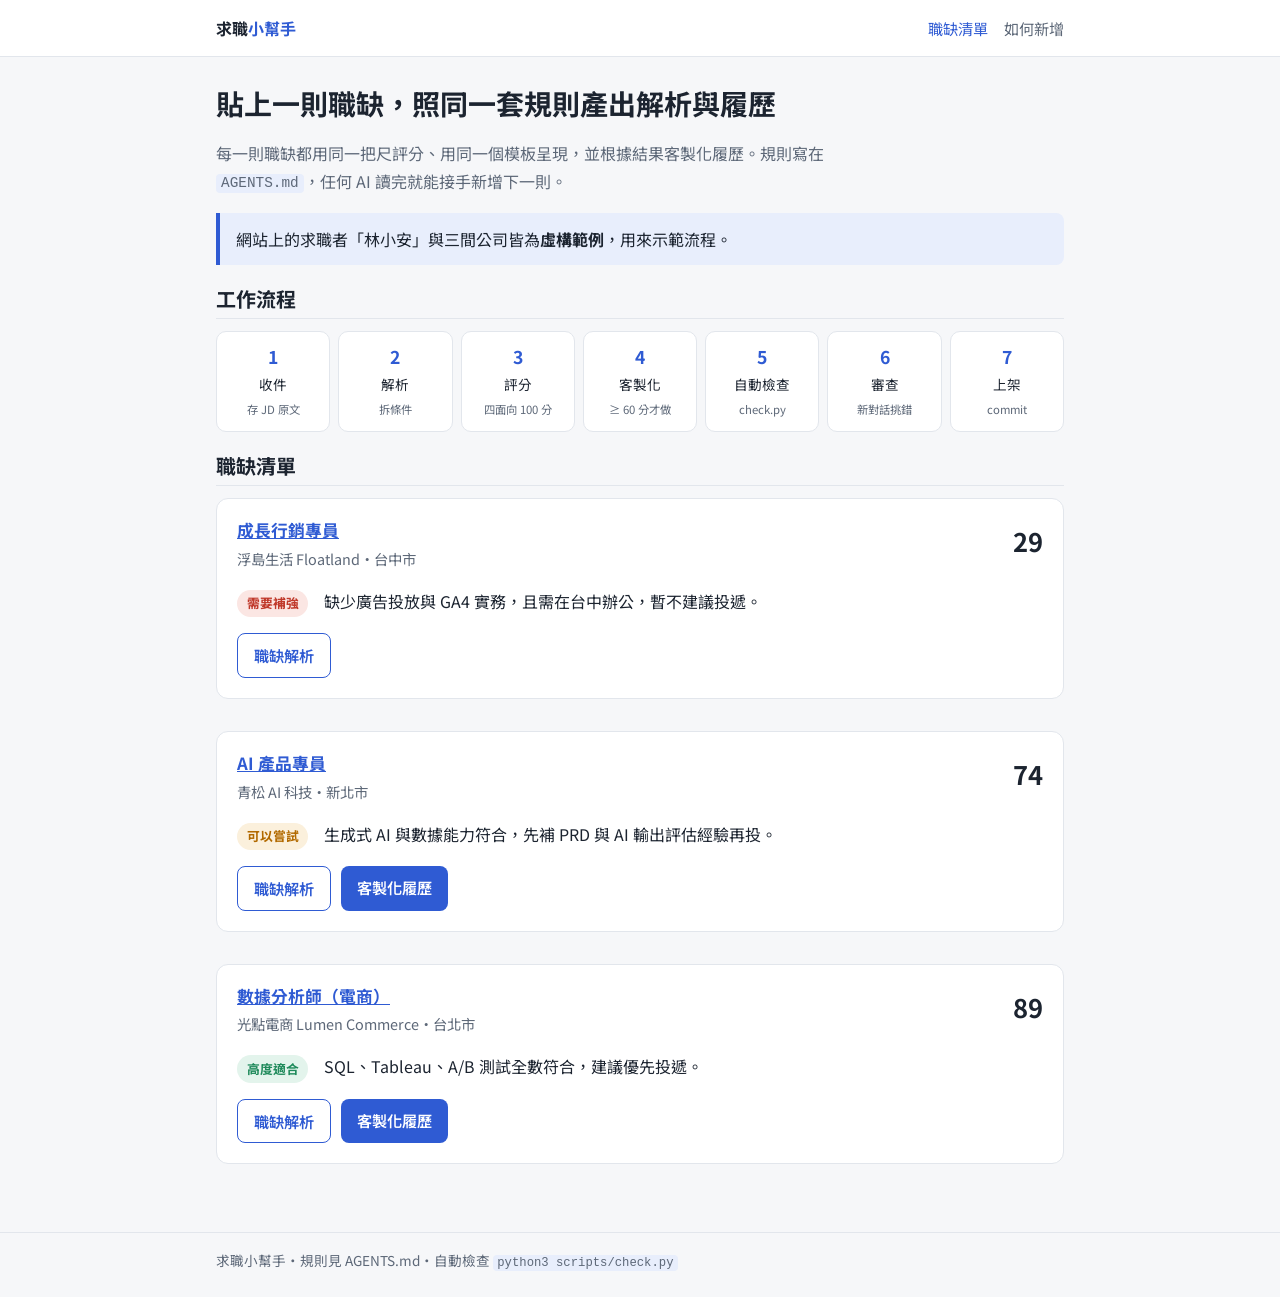
<file: index.html>
<!doctype html>
<html lang="zh-Hant-TW">
<head>
  <meta charset="utf-8">
  <meta name="viewport" content="width=device-width, initial-scale=1">
  <title>求職小幫手</title>
  <meta name="description" content="用 AGENTS.md 規則驅動的求職網站：職缺解析與客製化履歷。">
  <meta name="page-type" content="index">
  <link rel="preconnect" href="https://fonts.googleapis.com">
  <link rel="stylesheet" href="https://fonts.googleapis.com/css2?family=Noto+Sans+TC:wght@400;600;700&display=swap">
  <link rel="stylesheet" href="assets/style.css">
</head>
<body>
<header class="site-header"><div class="inner">
  <a class="logo" href="index.html">求職<span>小幫手</span></a>
  <nav class="nav"><a href="index.html" aria-current="page">職缺清單</a><a href="guide.html">如何新增</a></nav>
</div></header>

<main>
  <section class="hero">
    <h1>貼上一則職缺，照同一套規則產出解析與履歷</h1>
    <p>每一則職缺都用同一把尺評分、用同一個模板呈現，並根據結果客製化履歷。規則寫在 <code>AGENTS.md</code>，任何 AI 讀完就能接手新增下一則。</p>
    <div class="callout">網站上的求職者「林小安」與三間公司皆為<strong>虛構範例</strong>，用來示範流程。</div>
  </section>

  <section>
    <h2>工作流程</h2>
    <ol class="flow">
      <li>收件<br><small>存 JD 原文</small></li>
      <li>解析<br><small>拆條件</small></li>
      <li>評分<br><small>四面向 100 分</small></li>
      <li>客製化<br><small>≥ 60 分才做</small></li>
      <li>自動檢查<br><small>check.py</small></li>
      <li>審查<br><small>新對話挑錯</small></li>
      <li>上架<br><small>commit</small></li>
    </ol>
  </section>

  <section>
    <h2>職缺清單</h2>
    <!-- 新增職缺時，把新卡片加在這個清單的最上方（AGENTS.md 第 8 節 ⑦） -->
    <div class="job-list" id="job-list">

      <article class="card job-card" data-slug="2026-11-floatland-growth-marketing">
        <div class="top">
          <div>
            <h3><a href="jobs/2026-11-floatland-growth-marketing.html">成長行銷專員</a></h3>
            <div class="company">浮島生活 Floatland・台中市</div>
          </div>
          <div class="score">29</div>
        </div>
        <p><span class="badge badge-low">需要補強</span>　缺少廣告投放與 GA4 實務，且需在台中辦公，暫不建議投遞。</p>
        <div class="btn-row">
          <a class="btn btn-ghost" href="jobs/2026-11-floatland-growth-marketing.html">職缺解析</a>
        </div>
      </article>

      <article class="card job-card" data-slug="2026-11-qingsong-ai-product-specialist">
        <div class="top">
          <div>
            <h3><a href="jobs/2026-11-qingsong-ai-product-specialist.html">AI 產品專員</a></h3>
            <div class="company">青松 AI 科技・新北市</div>
          </div>
          <div class="score">74</div>
        </div>
        <p><span class="badge badge-mid">可以嘗試</span>　生成式 AI 與數據能力符合，先補 PRD 與 AI 輸出評估經驗再投。</p>
        <div class="btn-row">
          <a class="btn btn-ghost" href="jobs/2026-11-qingsong-ai-product-specialist.html">職缺解析</a>
          <a class="btn" href="resumes/2026-11-qingsong-ai-product-specialist.html">客製化履歷</a>
        </div>
      </article>

      <article class="card job-card" data-slug="2026-11-lumen-data-analyst">
        <div class="top">
          <div>
            <h3><a href="jobs/2026-11-lumen-data-analyst.html">數據分析師（電商）</a></h3>
            <div class="company">光點電商 Lumen Commerce・台北市</div>
          </div>
          <div class="score">89</div>
        </div>
        <p><span class="badge badge-high">高度適合</span>　SQL、Tableau、A/B 測試全數符合，建議優先投遞。</p>
        <div class="btn-row">
          <a class="btn btn-ghost" href="jobs/2026-11-lumen-data-analyst.html">職缺解析</a>
          <a class="btn" href="resumes/2026-11-lumen-data-analyst.html">客製化履歷</a>
        </div>
      </article>

    </div>
  </section>
</main>

<footer class="site-footer"><div class="inner">
  求職小幫手・規則見 AGENTS.md・自動檢查 <code>python3 scripts/check.py</code>
</div></footer>
</body>
</html>
</file>
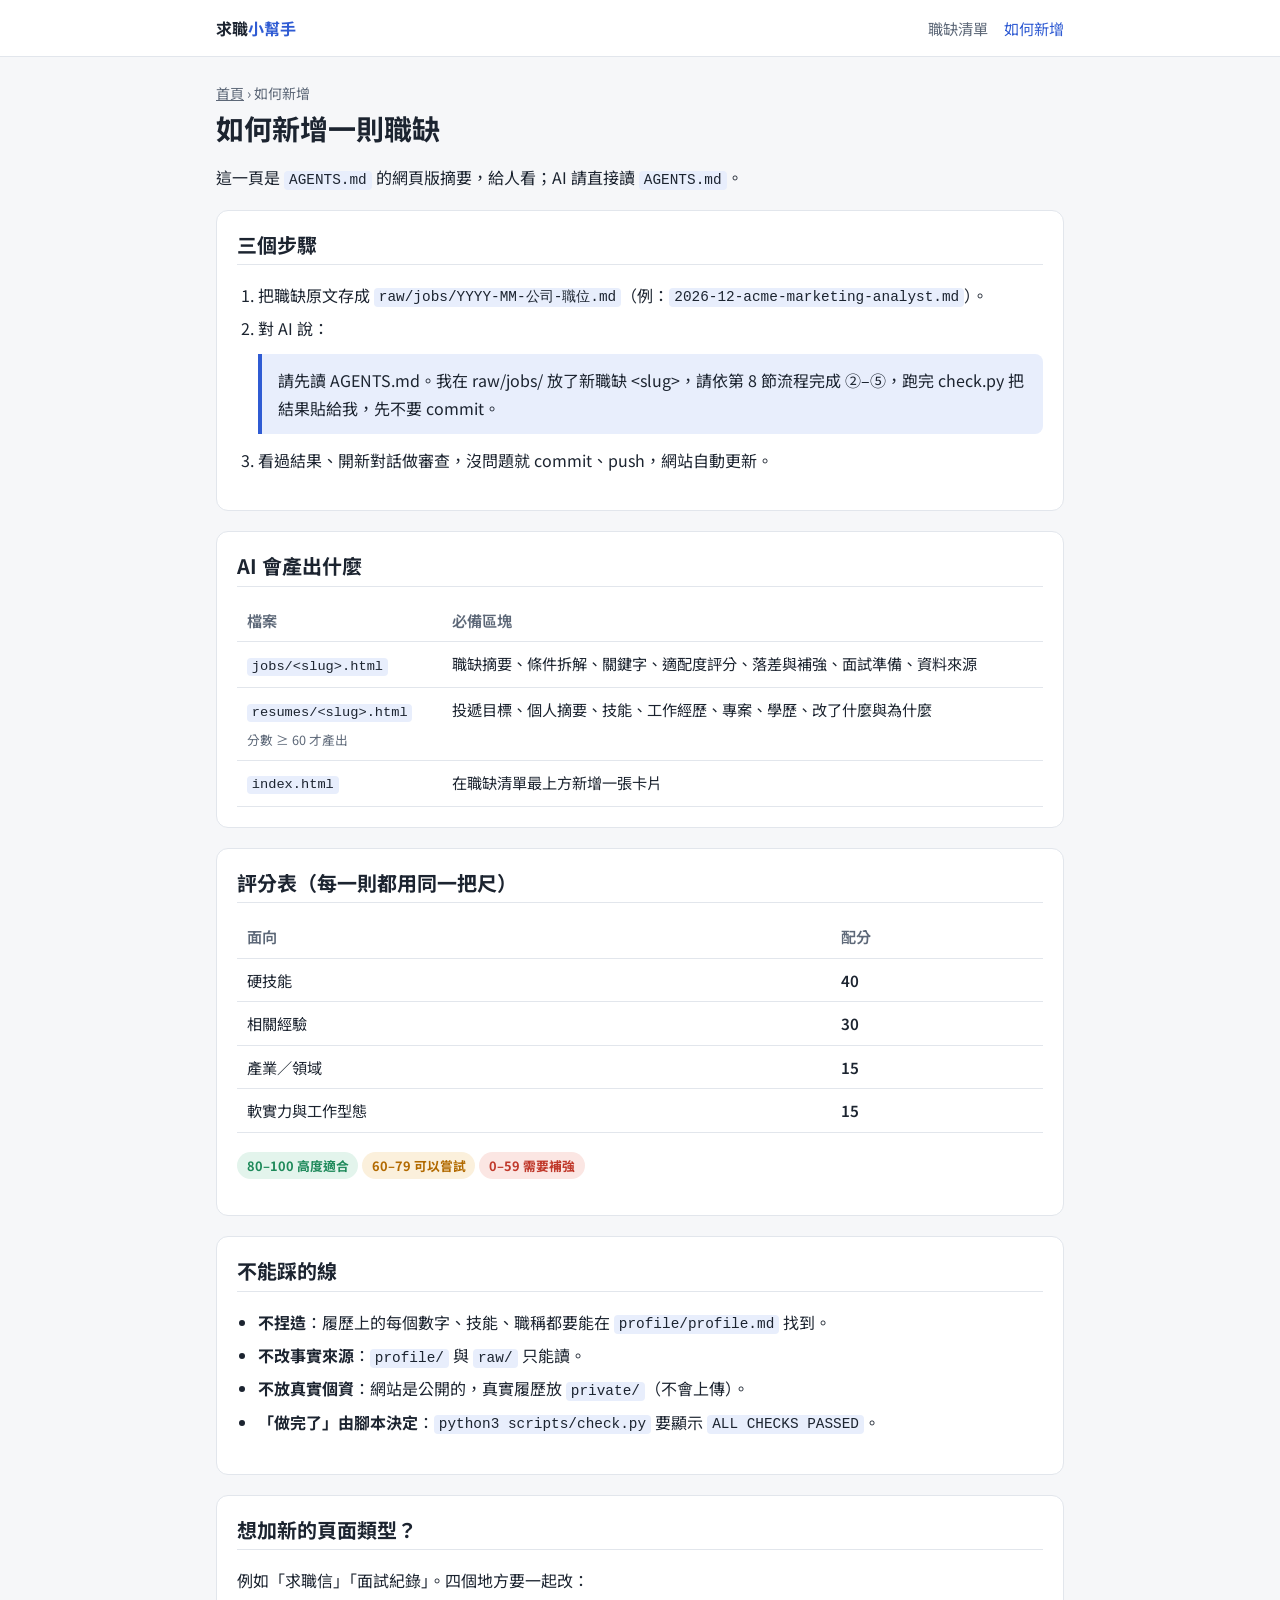
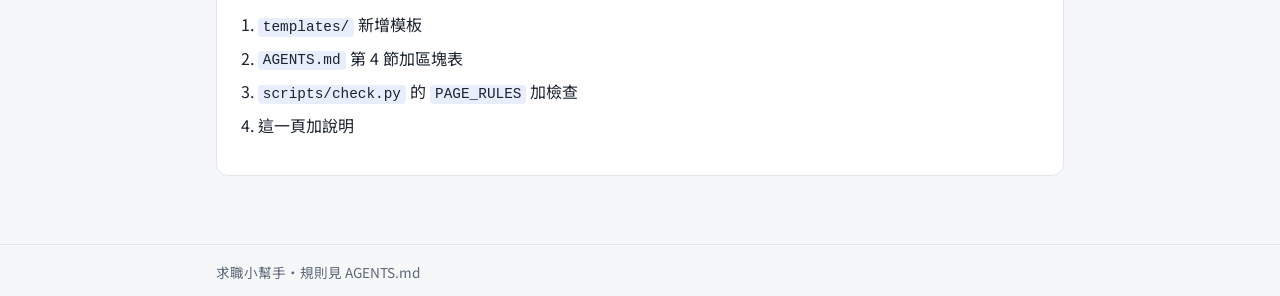
<file: guide.html>
<!doctype html>
<html lang="zh-Hant-TW">
<head>
  <meta charset="utf-8">
  <meta name="viewport" content="width=device-width, initial-scale=1">
  <title>如何新增內容｜求職小幫手</title>
  <meta name="page-type" content="guide">
  <link rel="preconnect" href="https://fonts.googleapis.com">
  <link rel="stylesheet" href="https://fonts.googleapis.com/css2?family=Noto+Sans+TC:wght@400;600;700&display=swap">
  <link rel="stylesheet" href="assets/style.css">
</head>
<body>
<header class="site-header"><div class="inner">
  <a class="logo" href="index.html">求職<span>小幫手</span></a>
  <nav class="nav"><a href="index.html">職缺清單</a><a href="guide.html" aria-current="page">如何新增</a></nav>
</div></header>

<main>
  <div class="breadcrumb"><a href="index.html">首頁</a> › 如何新增</div>
  <h1>如何新增一則職缺</h1>
  <p>這一頁是 <code>AGENTS.md</code> 的網頁版摘要，給人看；AI 請直接讀 <code>AGENTS.md</code>。</p>

  <section class="card">
    <h2>三個步驟</h2>
    <ol>
      <li>把職缺原文存成 <code>raw/jobs/YYYY-MM-公司-職位.md</code>（例：<code>2026-12-acme-marketing-analyst.md</code>）。</li>
      <li>對 AI 說：
        <div class="callout">請先讀 AGENTS.md。我在 raw/jobs/ 放了新職缺 &lt;slug&gt;，請依第 8 節流程完成 ②–⑤，跑完 check.py 把結果貼給我，先不要 commit。</div>
      </li>
      <li>看過結果、開新對話做審查，沒問題就 commit、push，網站自動更新。</li>
    </ol>
  </section>

  <section class="card">
    <h2>AI 會產出什麼</h2>
    <div class="table-wrap"><table class="score-table">
      <thead><tr><th>檔案</th><th>必備區塊</th></tr></thead>
      <tbody>
        <tr><td><code>jobs/&lt;slug&gt;.html</code></td><td>職缺摘要、條件拆解、關鍵字、適配度評分、落差與補強、面試準備、資料來源</td></tr>
        <tr><td><code>resumes/&lt;slug&gt;.html</code><br><small>分數 ≥ 60 才產出</small></td><td>投遞目標、個人摘要、技能、工作經歷、專案、學歷、改了什麼與為什麼</td></tr>
        <tr><td><code>index.html</code></td><td>在職缺清單最上方新增一張卡片</td></tr>
      </tbody>
    </table></div>
  </section>

  <section class="card">
    <h2>評分表（每一則都用同一把尺）</h2>
    <div class="table-wrap"><table class="score-table">
      <thead><tr><th>面向</th><th>配分</th></tr></thead>
      <tbody>
        <tr><td>硬技能</td><td class="num">40</td></tr>
        <tr><td>相關經驗</td><td class="num">30</td></tr>
        <tr><td>產業／領域</td><td class="num">15</td></tr>
        <tr><td>軟實力與工作型態</td><td class="num">15</td></tr>
      </tbody>
    </table></div>
    <p><span class="badge badge-high">80–100 高度適合</span> <span class="badge badge-mid">60–79 可以嘗試</span> <span class="badge badge-low">0–59 需要補強</span></p>
  </section>

  <section class="card">
    <h2>不能踩的線</h2>
    <ul>
      <li><strong>不捏造</strong>：履歷上的每個數字、技能、職稱都要能在 <code>profile/profile.md</code> 找到。</li>
      <li><strong>不改事實來源</strong>：<code>profile/</code> 與 <code>raw/</code> 只能讀。</li>
      <li><strong>不放真實個資</strong>：網站是公開的，真實履歷放 <code>private/</code>（不會上傳）。</li>
      <li><strong>「做完了」由腳本決定</strong>：<code>python3 scripts/check.py</code> 要顯示 <code>ALL CHECKS PASSED</code>。</li>
    </ul>
  </section>

  <section class="card">
    <h2>想加新的頁面類型？</h2>
    <p>例如「求職信」「面試紀錄」。四個地方要一起改：</p>
    <ol>
      <li><code>templates/</code> 新增模板</li>
      <li><code>AGENTS.md</code> 第 4 節加區塊表</li>
      <li><code>scripts/check.py</code> 的 <code>PAGE_RULES</code> 加檢查</li>
      <li>這一頁加說明</li>
    </ol>
  </section>
</main>

<footer class="site-footer"><div class="inner">
  求職小幫手・規則見 AGENTS.md
</div></footer>
</body>
</html>
</file>
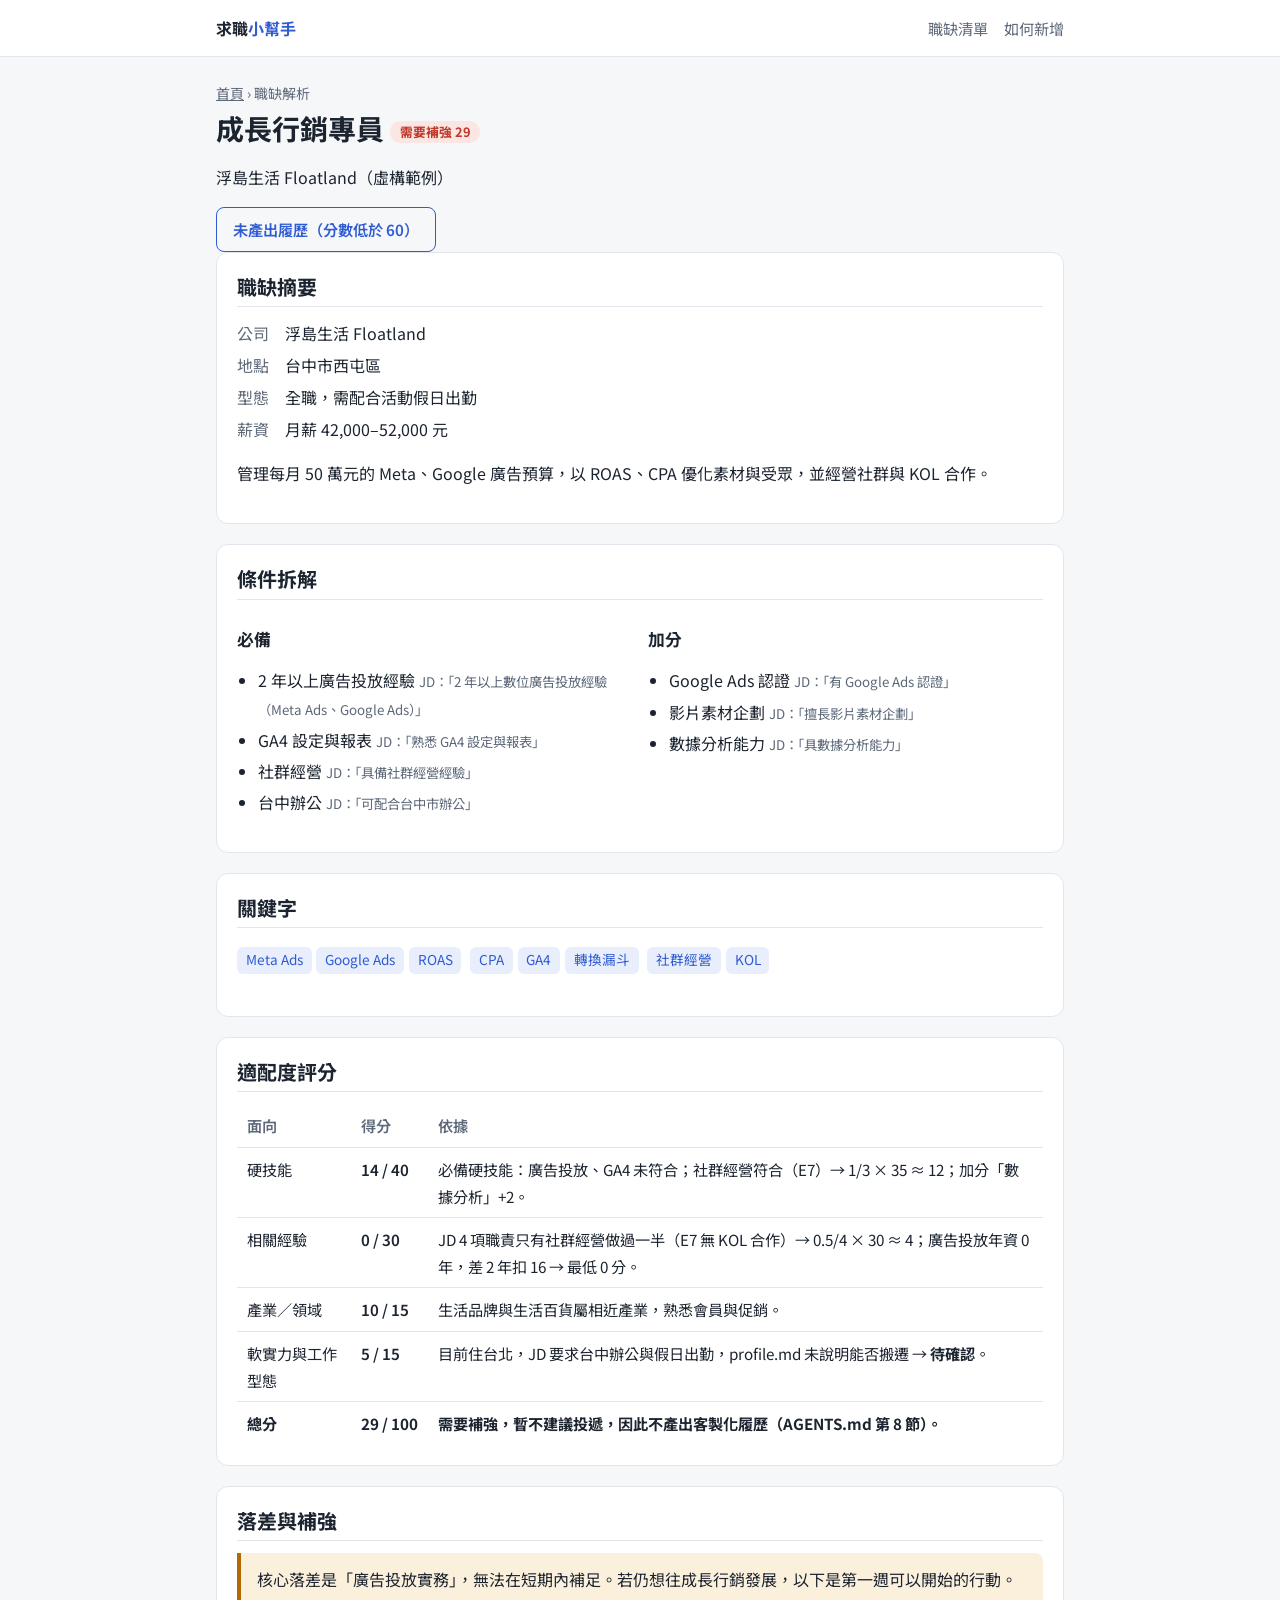
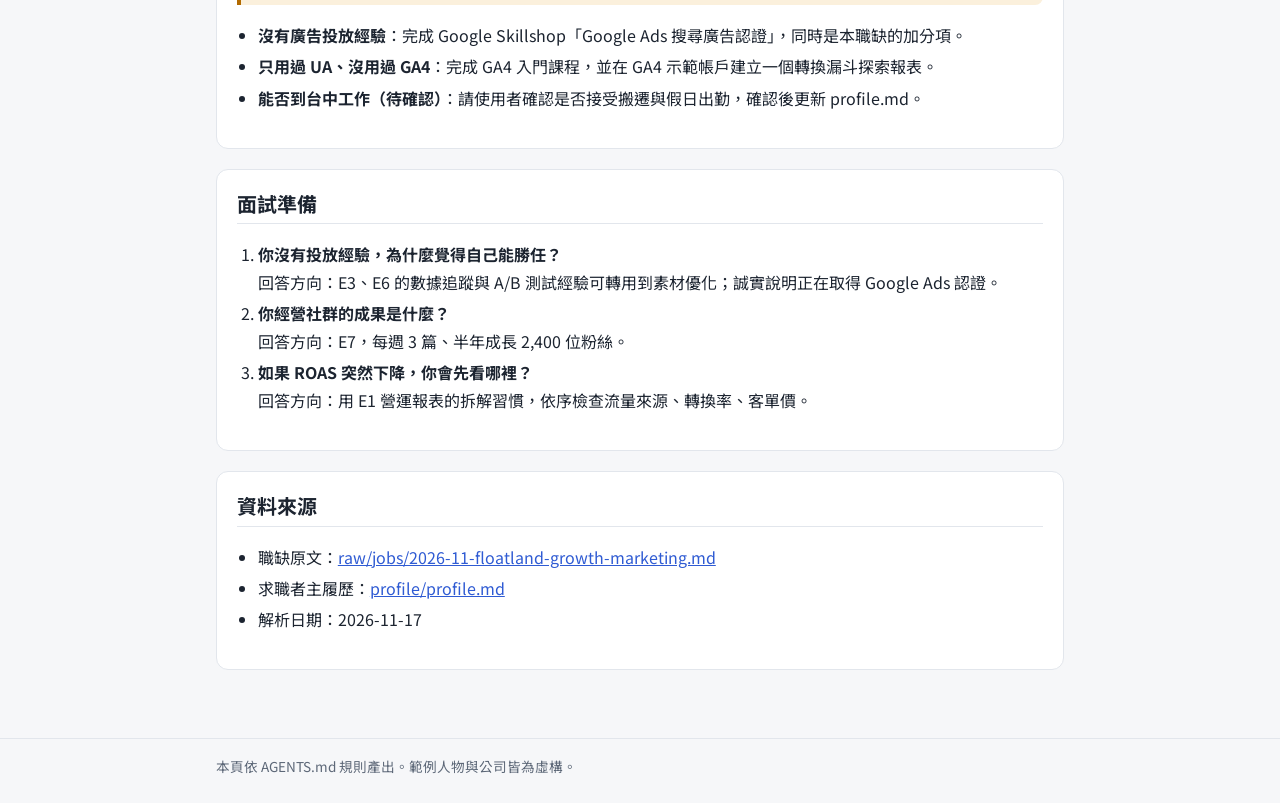
<file: jobs/2026-11-floatland-growth-marketing.html>
<!doctype html>
<html lang="zh-Hant-TW">
<head>
  <meta charset="utf-8">
  <meta name="viewport" content="width=device-width, initial-scale=1">
  <title>成長行銷專員｜浮島生活 — 職缺解析｜求職小幫手</title>
  <meta name="page-type" content="job">
  <meta name="slug" content="2026-11-floatland-growth-marketing">
  <link rel="preconnect" href="https://fonts.googleapis.com">
  <link rel="stylesheet" href="https://fonts.googleapis.com/css2?family=Noto+Sans+TC:wght@400;600;700&display=swap">
  <link rel="stylesheet" href="../assets/style.css">
</head>
<body>
<header class="site-header"><div class="inner">
  <a class="logo" href="../index.html">求職<span>小幫手</span></a>
  <nav class="nav"><a href="../index.html">職缺清單</a><a href="../guide.html">如何新增</a></nav>
</div></header>

<main>
  <div class="breadcrumb"><a href="../index.html">首頁</a> › 職缺解析</div>
  <h1>成長行銷專員 <span class="badge badge-low">需要補強 29</span></h1>
  <p class="company">浮島生活 Floatland（虛構範例）</p>
  <div class="btn-row">
    <span class="btn btn-ghost">未產出履歷（分數低於 60）</span>
  </div>

  <section id="summary" class="card">
    <h2>職缺摘要</h2>
    <dl class="meta">
      <dt>公司</dt><dd>浮島生活 Floatland</dd>
      <dt>地點</dt><dd>台中市西屯區</dd>
      <dt>型態</dt><dd>全職，需配合活動假日出勤</dd>
      <dt>薪資</dt><dd>月薪 42,000–52,000 元</dd>
    </dl>
    <p>管理每月 50 萬元的 Meta、Google 廣告預算，以 ROAS、CPA 優化素材與受眾，並經營社群與 KOL 合作。</p>
  </section>

  <section id="requirements" class="card">
    <h2>條件拆解</h2>
    <div class="two-col">
      <div>
        <h3>必備</h3>
        <ul>
          <li>2 年以上廣告投放經驗 <small>JD：「2 年以上數位廣告投放經驗（Meta Ads、Google Ads）」</small></li>
          <li>GA4 設定與報表 <small>JD：「熟悉 GA4 設定與報表」</small></li>
          <li>社群經營 <small>JD：「具備社群經營經驗」</small></li>
          <li>台中辦公 <small>JD：「可配合台中市辦公」</small></li>
        </ul>
      </div>
      <div>
        <h3>加分</h3>
        <ul>
          <li>Google Ads 認證 <small>JD：「有 Google Ads 認證」</small></li>
          <li>影片素材企劃 <small>JD：「擅長影片素材企劃」</small></li>
          <li>數據分析能力 <small>JD：「具數據分析能力」</small></li>
        </ul>
      </div>
    </div>
  </section>

  <section id="keywords" class="card">
    <h2>關鍵字</h2>
    <p>
      <span class="tag">Meta Ads</span><span class="tag">Google Ads</span><span class="tag">ROAS</span>
      <span class="tag">CPA</span><span class="tag">GA4</span><span class="tag">轉換漏斗</span>
      <span class="tag">社群經營</span><span class="tag">KOL</span>
    </p>
  </section>

  <section id="match" class="card">
    <h2>適配度評分</h2>
    <div class="table-wrap"><table class="score-table">
      <thead><tr><th>面向</th><th>得分</th><th>依據</th></tr></thead>
      <tbody>
        <tr><td>硬技能</td><td class="num">14 / 40</td><td>必備硬技能：廣告投放、GA4 未符合；社群經營符合（E7）→ 1/3 × 35 ≈ 12；加分「數據分析」+2。</td></tr>
        <tr><td>相關經驗</td><td class="num">0 / 30</td><td>JD 4 項職責只有社群經營做過一半（E7 無 KOL 合作）→ 0.5/4 × 30 ≈ 4；廣告投放年資 0 年，差 2 年扣 16 → 最低 0 分。</td></tr>
        <tr><td>產業／領域</td><td class="num">10 / 15</td><td>生活品牌與生活百貨屬相近產業，熟悉會員與促銷。</td></tr>
        <tr><td>軟實力與工作型態</td><td class="num">5 / 15</td><td>目前住台北，JD 要求台中辦公與假日出勤，profile.md 未說明能否搬遷 → <strong>待確認</strong>。</td></tr>
        <tr class="total"><td>總分</td><td class="num" data-total>29 / 100</td><td>需要補強，暫不建議投遞，因此不產出客製化履歷（AGENTS.md 第 8 節）。</td></tr>
      </tbody>
    </table></div>
  </section>

  <section id="gaps" class="card">
    <h2>落差與補強</h2>
    <div class="callout callout-warn">核心落差是「廣告投放實務」，無法在短期內補足。若仍想往成長行銷發展，以下是第一週可以開始的行動。</div>
    <ul>
      <li><strong>沒有廣告投放經驗</strong>：完成 Google Skillshop「Google Ads 搜尋廣告認證」，同時是本職缺的加分項。</li>
      <li><strong>只用過 UA、沒用過 GA4</strong>：完成 GA4 入門課程，並在 GA4 示範帳戶建立一個轉換漏斗探索報表。</li>
      <li><strong>能否到台中工作（待確認）</strong>：請使用者確認是否接受搬遷與假日出勤，確認後更新 profile.md。</li>
    </ul>
  </section>

  <section id="interview" class="card">
    <h2>面試準備</h2>
    <ol>
      <li><strong>你沒有投放經驗，為什麼覺得自己能勝任？</strong><br>回答方向：E3、E6 的數據追蹤與 A/B 測試經驗可轉用到素材優化；誠實說明正在取得 Google Ads 認證。</li>
      <li><strong>你經營社群的成果是什麼？</strong><br>回答方向：E7，每週 3 篇、半年成長 2,400 位粉絲。</li>
      <li><strong>如果 ROAS 突然下降，你會先看哪裡？</strong><br>回答方向：用 E1 營運報表的拆解習慣，依序檢查流量來源、轉換率、客單價。</li>
    </ol>
  </section>

  <section id="sources" class="card">
    <h2>資料來源</h2>
    <ul>
      <li>職缺原文：<a href="../raw/jobs/2026-11-floatland-growth-marketing.md">raw/jobs/2026-11-floatland-growth-marketing.md</a></li>
      <li>求職者主履歷：<a href="../profile/profile.md">profile/profile.md</a></li>
      <li>解析日期：2026-11-17</li>
    </ul>
  </section>
</main>

<footer class="site-footer"><div class="inner">
  本頁依 AGENTS.md 規則產出。範例人物與公司皆為虛構。
</div></footer>
</body>
</html>
</file>
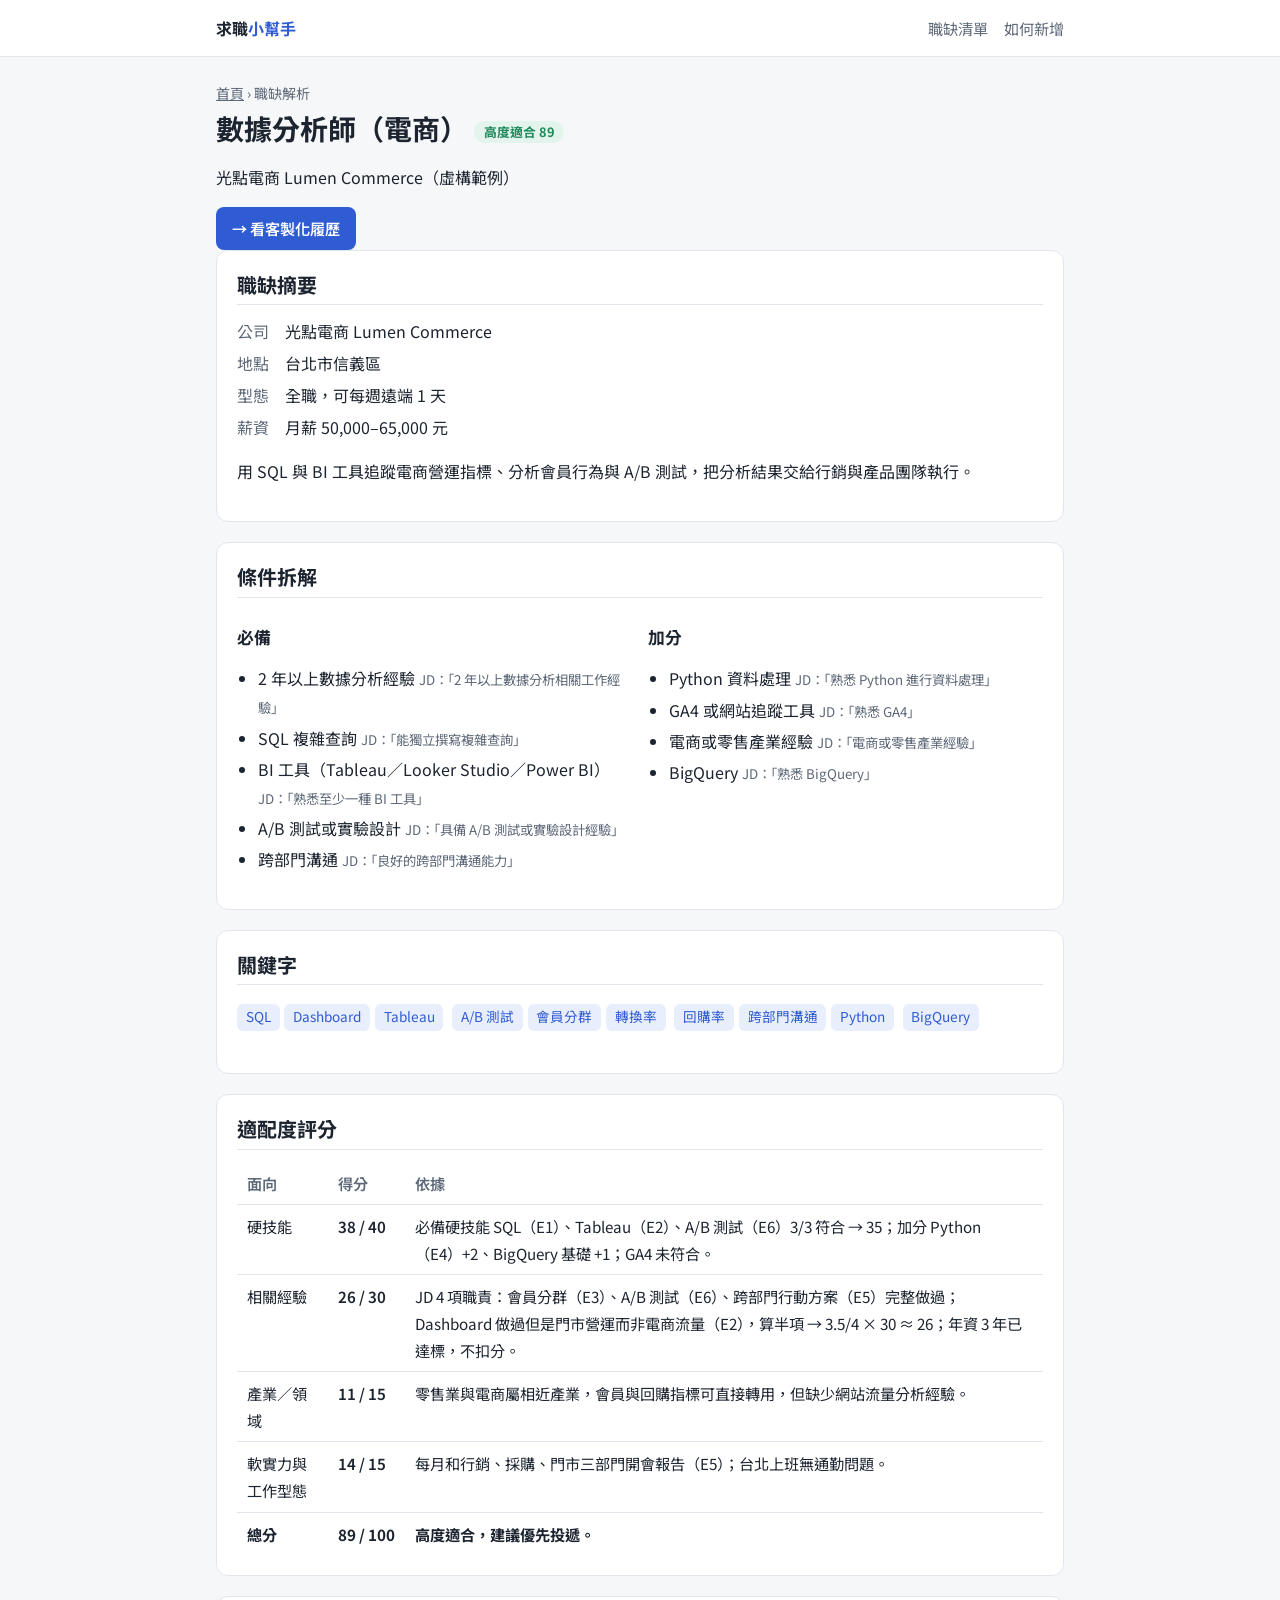
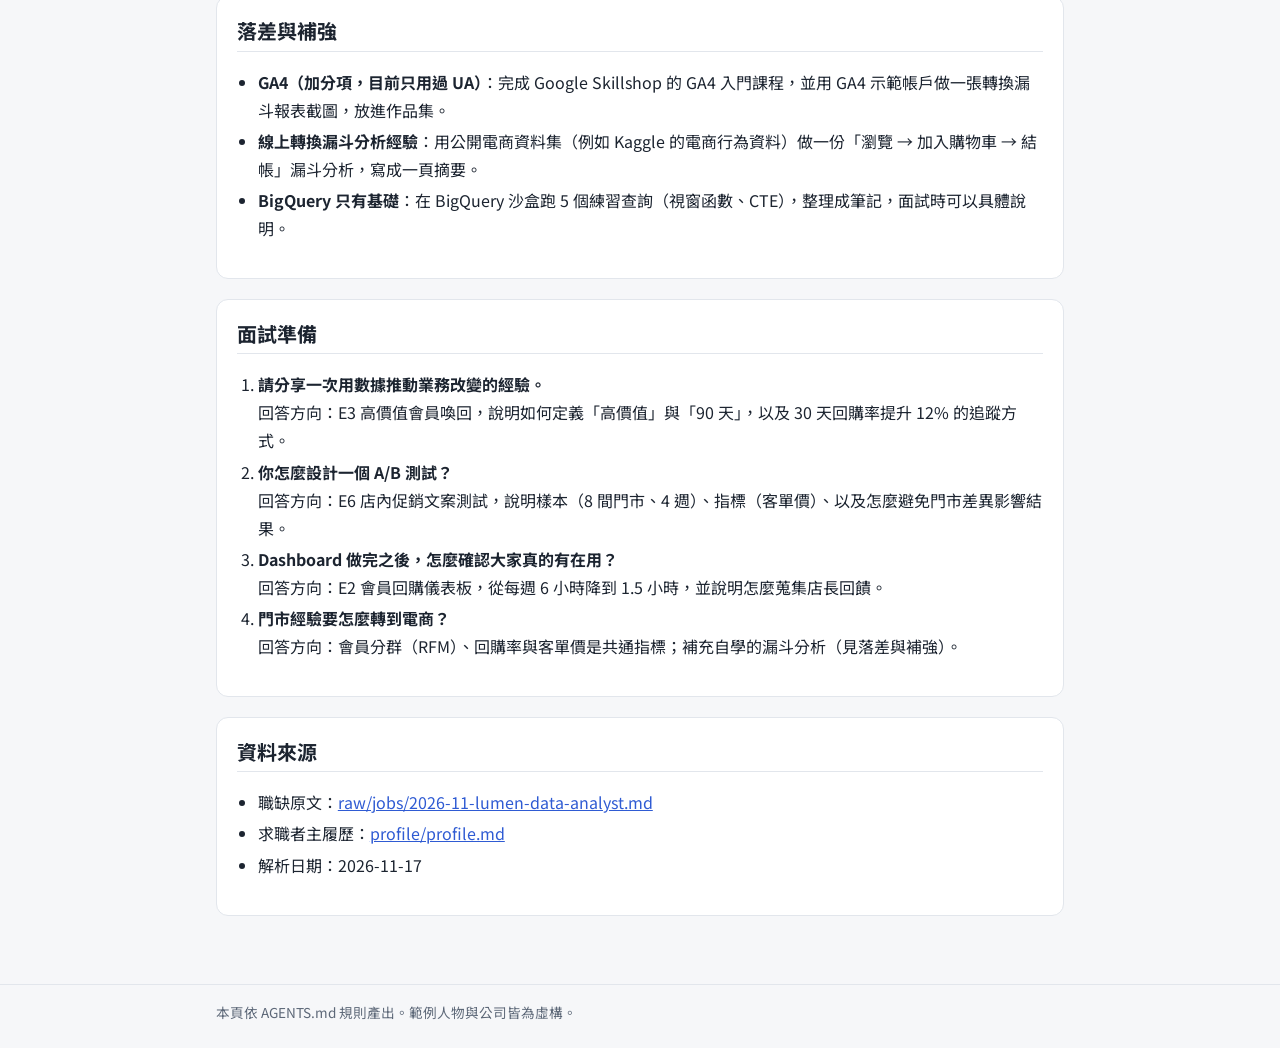
<file: jobs/2026-11-lumen-data-analyst.html>
<!doctype html>
<html lang="zh-Hant-TW">
<head>
  <meta charset="utf-8">
  <meta name="viewport" content="width=device-width, initial-scale=1">
  <title>數據分析師（電商）｜光點電商 — 職缺解析｜求職小幫手</title>
  <meta name="page-type" content="job">
  <meta name="slug" content="2026-11-lumen-data-analyst">
  <link rel="preconnect" href="https://fonts.googleapis.com">
  <link rel="stylesheet" href="https://fonts.googleapis.com/css2?family=Noto+Sans+TC:wght@400;600;700&display=swap">
  <link rel="stylesheet" href="../assets/style.css">
</head>
<body>
<header class="site-header"><div class="inner">
  <a class="logo" href="../index.html">求職<span>小幫手</span></a>
  <nav class="nav"><a href="../index.html">職缺清單</a><a href="../guide.html">如何新增</a></nav>
</div></header>

<main>
  <div class="breadcrumb"><a href="../index.html">首頁</a> › 職缺解析</div>
  <h1>數據分析師（電商） <span class="badge badge-high">高度適合 89</span></h1>
  <p class="company">光點電商 Lumen Commerce（虛構範例）</p>
  <div class="btn-row">
    <a class="btn" href="../resumes/2026-11-lumen-data-analyst.html">→ 看客製化履歷</a>
  </div>

  <section id="summary" class="card">
    <h2>職缺摘要</h2>
    <dl class="meta">
      <dt>公司</dt><dd>光點電商 Lumen Commerce</dd>
      <dt>地點</dt><dd>台北市信義區</dd>
      <dt>型態</dt><dd>全職，可每週遠端 1 天</dd>
      <dt>薪資</dt><dd>月薪 50,000–65,000 元</dd>
    </dl>
    <p>用 SQL 與 BI 工具追蹤電商營運指標、分析會員行為與 A/B 測試，把分析結果交給行銷與產品團隊執行。</p>
  </section>

  <section id="requirements" class="card">
    <h2>條件拆解</h2>
    <div class="two-col">
      <div>
        <h3>必備</h3>
        <ul>
          <li>2 年以上數據分析經驗 <small>JD：「2 年以上數據分析相關工作經驗」</small></li>
          <li>SQL 複雜查詢 <small>JD：「能獨立撰寫複雜查詢」</small></li>
          <li>BI 工具（Tableau／Looker Studio／Power BI） <small>JD：「熟悉至少一種 BI 工具」</small></li>
          <li>A/B 測試或實驗設計 <small>JD：「具備 A/B 測試或實驗設計經驗」</small></li>
          <li>跨部門溝通 <small>JD：「良好的跨部門溝通能力」</small></li>
        </ul>
      </div>
      <div>
        <h3>加分</h3>
        <ul>
          <li>Python 資料處理 <small>JD：「熟悉 Python 進行資料處理」</small></li>
          <li>GA4 或網站追蹤工具 <small>JD：「熟悉 GA4」</small></li>
          <li>電商或零售產業經驗 <small>JD：「電商或零售產業經驗」</small></li>
          <li>BigQuery <small>JD：「熟悉 BigQuery」</small></li>
        </ul>
      </div>
    </div>
  </section>

  <section id="keywords" class="card">
    <h2>關鍵字</h2>
    <p>
      <span class="tag">SQL</span><span class="tag">Dashboard</span><span class="tag">Tableau</span>
      <span class="tag">A/B 測試</span><span class="tag">會員分群</span><span class="tag">轉換率</span>
      <span class="tag">回購率</span><span class="tag">跨部門溝通</span><span class="tag">Python</span>
      <span class="tag">BigQuery</span>
    </p>
  </section>

  <section id="match" class="card">
    <h2>適配度評分</h2>
    <div class="table-wrap"><table class="score-table">
      <thead><tr><th>面向</th><th>得分</th><th>依據</th></tr></thead>
      <tbody>
        <tr><td>硬技能</td><td class="num">38 / 40</td><td>必備硬技能 SQL（E1）、Tableau（E2）、A/B 測試（E6）3/3 符合 → 35；加分 Python（E4）+2、BigQuery 基礎 +1；GA4 未符合。</td></tr>
        <tr><td>相關經驗</td><td class="num">26 / 30</td><td>JD 4 項職責：會員分群（E3）、A/B 測試（E6）、跨部門行動方案（E5）完整做過；Dashboard 做過但是門市營運而非電商流量（E2），算半項 → 3.5/4 × 30 ≈ 26；年資 3 年已達標，不扣分。</td></tr>
        <tr><td>產業／領域</td><td class="num">11 / 15</td><td>零售業與電商屬相近產業，會員與回購指標可直接轉用，但缺少網站流量分析經驗。</td></tr>
        <tr><td>軟實力與工作型態</td><td class="num">14 / 15</td><td>每月和行銷、採購、門市三部門開會報告（E5）；台北上班無通勤問題。</td></tr>
        <tr class="total"><td>總分</td><td class="num" data-total>89 / 100</td><td>高度適合，建議優先投遞。</td></tr>
      </tbody>
    </table></div>
  </section>

  <section id="gaps" class="card">
    <h2>落差與補強</h2>
    <ul>
      <li><strong>GA4（加分項，目前只用過 UA）</strong>：完成 Google Skillshop 的 GA4 入門課程，並用 GA4 示範帳戶做一張轉換漏斗報表截圖，放進作品集。</li>
      <li><strong>線上轉換漏斗分析經驗</strong>：用公開電商資料集（例如 Kaggle 的電商行為資料）做一份「瀏覽 → 加入購物車 → 結帳」漏斗分析，寫成一頁摘要。</li>
      <li><strong>BigQuery 只有基礎</strong>：在 BigQuery 沙盒跑 5 個練習查詢（視窗函數、CTE），整理成筆記，面試時可以具體說明。</li>
    </ul>
  </section>

  <section id="interview" class="card">
    <h2>面試準備</h2>
    <ol>
      <li><strong>請分享一次用數據推動業務改變的經驗。</strong><br>回答方向：E3 高價值會員喚回，說明如何定義「高價值」與「90 天」，以及 30 天回購率提升 12% 的追蹤方式。</li>
      <li><strong>你怎麼設計一個 A/B 測試？</strong><br>回答方向：E6 店內促銷文案測試，說明樣本（8 間門市、4 週）、指標（客單價）、以及怎麼避免門市差異影響結果。</li>
      <li><strong>Dashboard 做完之後，怎麼確認大家真的有在用？</strong><br>回答方向：E2 會員回購儀表板，從每週 6 小時降到 1.5 小時，並說明怎麼蒐集店長回饋。</li>
      <li><strong>門市經驗要怎麼轉到電商？</strong><br>回答方向：會員分群（RFM）、回購率與客單價是共通指標；補充自學的漏斗分析（見落差與補強）。</li>
    </ol>
  </section>

  <section id="sources" class="card">
    <h2>資料來源</h2>
    <ul>
      <li>職缺原文：<a href="../raw/jobs/2026-11-lumen-data-analyst.md">raw/jobs/2026-11-lumen-data-analyst.md</a></li>
      <li>求職者主履歷：<a href="../profile/profile.md">profile/profile.md</a></li>
      <li>解析日期：2026-11-17</li>
    </ul>
  </section>
</main>

<footer class="site-footer"><div class="inner">
  本頁依 AGENTS.md 規則產出。範例人物與公司皆為虛構。
</div></footer>
</body>
</html>
</file>
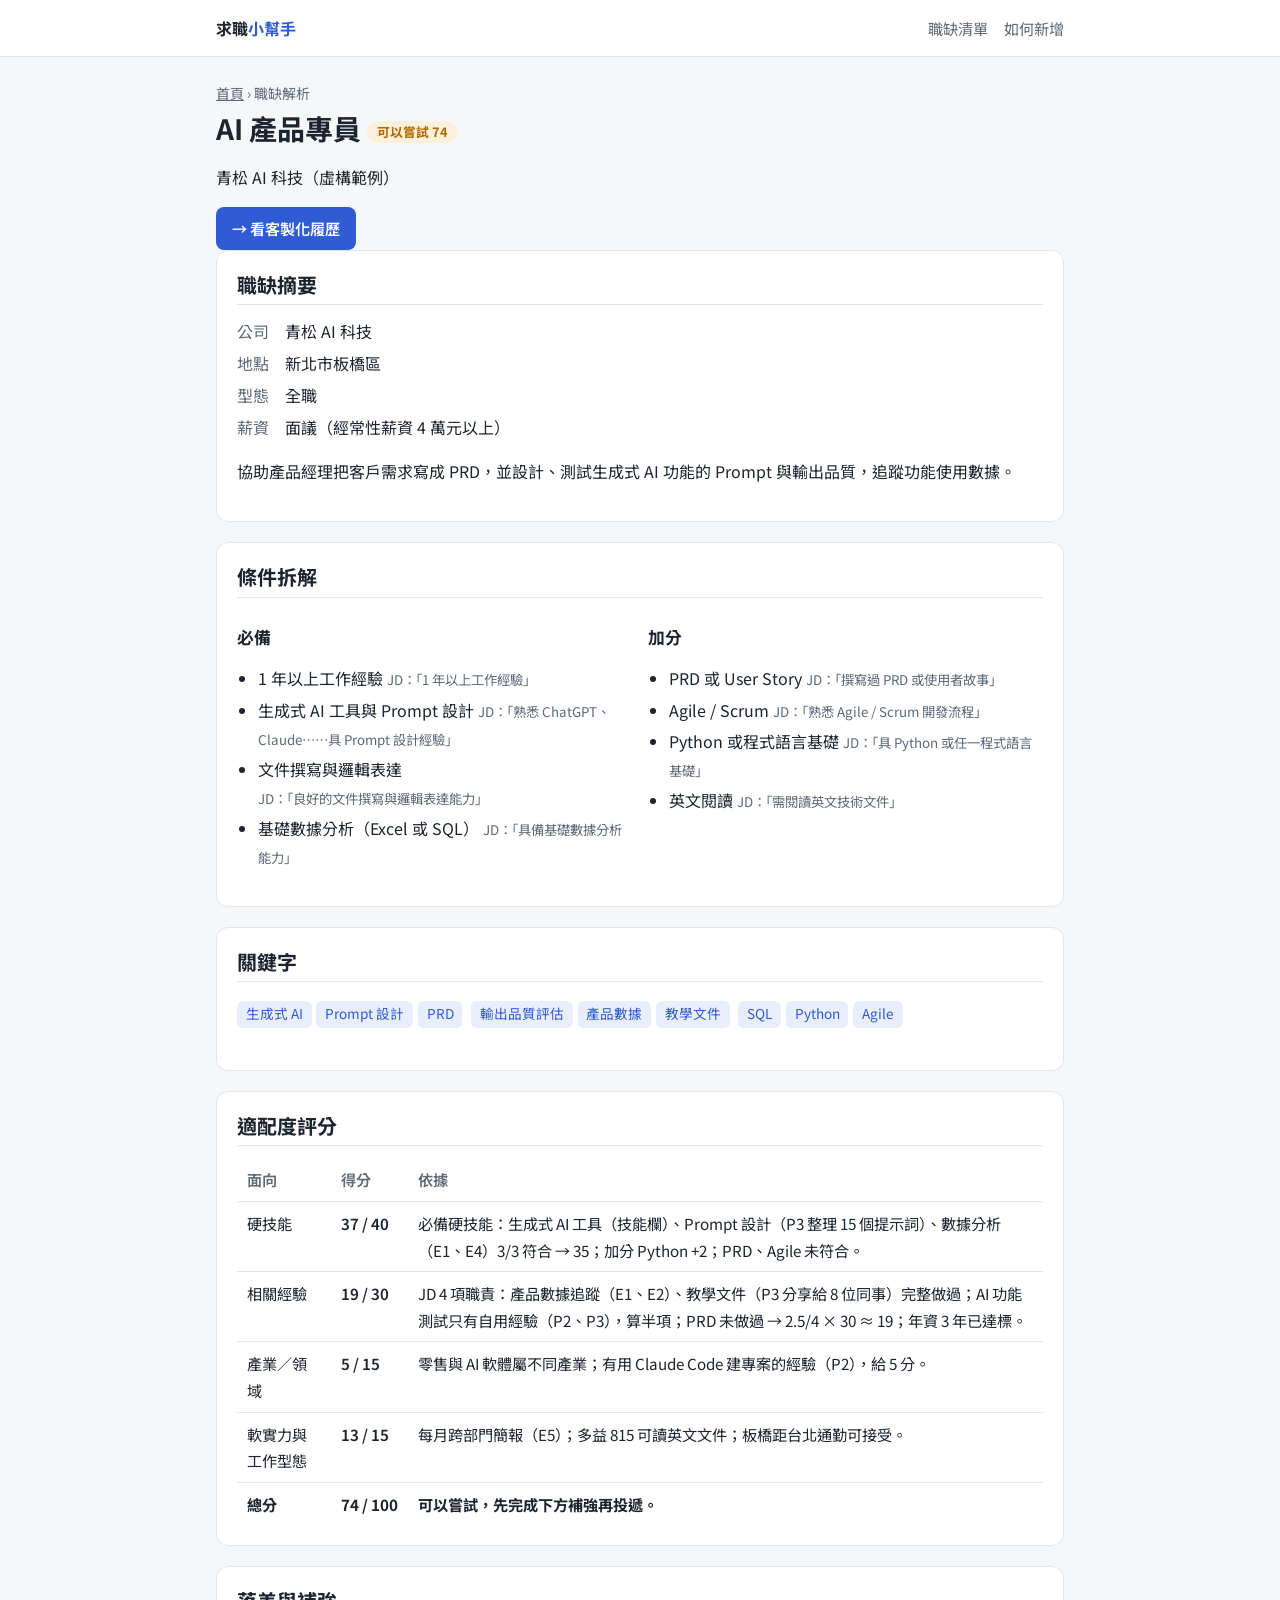
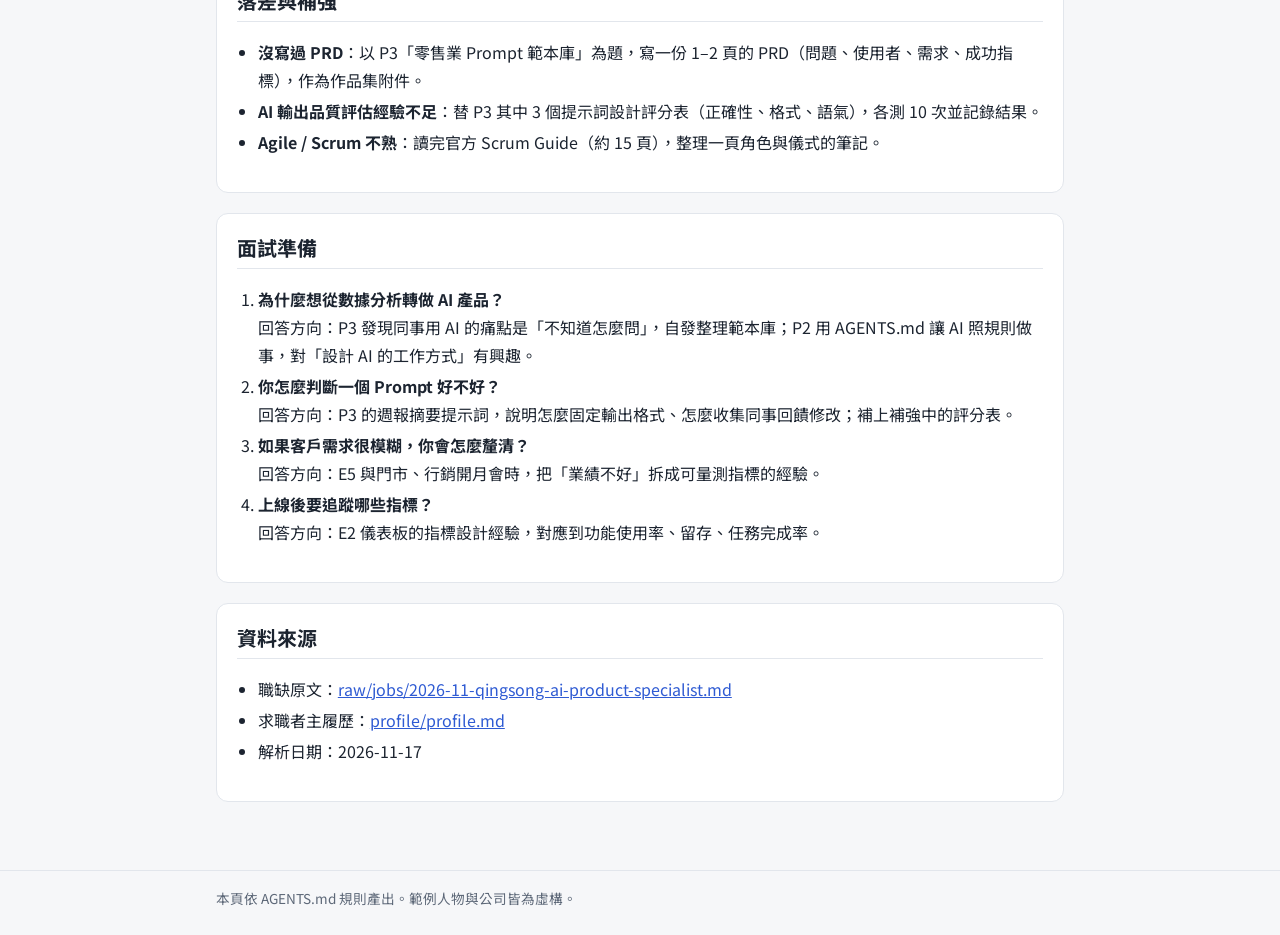
<file: jobs/2026-11-qingsong-ai-product-specialist.html>
<!doctype html>
<html lang="zh-Hant-TW">
<head>
  <meta charset="utf-8">
  <meta name="viewport" content="width=device-width, initial-scale=1">
  <title>AI 產品專員｜青松 AI 科技 — 職缺解析｜求職小幫手</title>
  <meta name="page-type" content="job">
  <meta name="slug" content="2026-11-qingsong-ai-product-specialist">
  <link rel="preconnect" href="https://fonts.googleapis.com">
  <link rel="stylesheet" href="https://fonts.googleapis.com/css2?family=Noto+Sans+TC:wght@400;600;700&display=swap">
  <link rel="stylesheet" href="../assets/style.css">
</head>
<body>
<header class="site-header"><div class="inner">
  <a class="logo" href="../index.html">求職<span>小幫手</span></a>
  <nav class="nav"><a href="../index.html">職缺清單</a><a href="../guide.html">如何新增</a></nav>
</div></header>

<main>
  <div class="breadcrumb"><a href="../index.html">首頁</a> › 職缺解析</div>
  <h1>AI 產品專員 <span class="badge badge-mid">可以嘗試 74</span></h1>
  <p class="company">青松 AI 科技（虛構範例）</p>
  <div class="btn-row">
    <a class="btn" href="../resumes/2026-11-qingsong-ai-product-specialist.html">→ 看客製化履歷</a>
  </div>

  <section id="summary" class="card">
    <h2>職缺摘要</h2>
    <dl class="meta">
      <dt>公司</dt><dd>青松 AI 科技</dd>
      <dt>地點</dt><dd>新北市板橋區</dd>
      <dt>型態</dt><dd>全職</dd>
      <dt>薪資</dt><dd>面議（經常性薪資 4 萬元以上）</dd>
    </dl>
    <p>協助產品經理把客戶需求寫成 PRD，並設計、測試生成式 AI 功能的 Prompt 與輸出品質，追蹤功能使用數據。</p>
  </section>

  <section id="requirements" class="card">
    <h2>條件拆解</h2>
    <div class="two-col">
      <div>
        <h3>必備</h3>
        <ul>
          <li>1 年以上工作經驗 <small>JD：「1 年以上工作經驗」</small></li>
          <li>生成式 AI 工具與 Prompt 設計 <small>JD：「熟悉 ChatGPT、Claude……具 Prompt 設計經驗」</small></li>
          <li>文件撰寫與邏輯表達 <small>JD：「良好的文件撰寫與邏輯表達能力」</small></li>
          <li>基礎數據分析（Excel 或 SQL） <small>JD：「具備基礎數據分析能力」</small></li>
        </ul>
      </div>
      <div>
        <h3>加分</h3>
        <ul>
          <li>PRD 或 User Story <small>JD：「撰寫過 PRD 或使用者故事」</small></li>
          <li>Agile / Scrum <small>JD：「熟悉 Agile / Scrum 開發流程」</small></li>
          <li>Python 或程式語言基礎 <small>JD：「具 Python 或任一程式語言基礎」</small></li>
          <li>英文閱讀 <small>JD：「需閱讀英文技術文件」</small></li>
        </ul>
      </div>
    </div>
  </section>

  <section id="keywords" class="card">
    <h2>關鍵字</h2>
    <p>
      <span class="tag">生成式 AI</span><span class="tag">Prompt 設計</span><span class="tag">PRD</span>
      <span class="tag">輸出品質評估</span><span class="tag">產品數據</span><span class="tag">教學文件</span>
      <span class="tag">SQL</span><span class="tag">Python</span><span class="tag">Agile</span>
    </p>
  </section>

  <section id="match" class="card">
    <h2>適配度評分</h2>
    <div class="table-wrap"><table class="score-table">
      <thead><tr><th>面向</th><th>得分</th><th>依據</th></tr></thead>
      <tbody>
        <tr><td>硬技能</td><td class="num">37 / 40</td><td>必備硬技能：生成式 AI 工具（技能欄）、Prompt 設計（P3 整理 15 個提示詞）、數據分析（E1、E4）3/3 符合 → 35；加分 Python +2；PRD、Agile 未符合。</td></tr>
        <tr><td>相關經驗</td><td class="num">19 / 30</td><td>JD 4 項職責：產品數據追蹤（E1、E2）、教學文件（P3 分享給 8 位同事）完整做過；AI 功能測試只有自用經驗（P2、P3），算半項；PRD 未做過 → 2.5/4 × 30 ≈ 19；年資 3 年已達標。</td></tr>
        <tr><td>產業／領域</td><td class="num">5 / 15</td><td>零售與 AI 軟體屬不同產業；有用 Claude Code 建專案的經驗（P2），給 5 分。</td></tr>
        <tr><td>軟實力與工作型態</td><td class="num">13 / 15</td><td>每月跨部門簡報（E5）；多益 815 可讀英文文件；板橋距台北通勤可接受。</td></tr>
        <tr class="total"><td>總分</td><td class="num" data-total>74 / 100</td><td>可以嘗試，先完成下方補強再投遞。</td></tr>
      </tbody>
    </table></div>
  </section>

  <section id="gaps" class="card">
    <h2>落差與補強</h2>
    <ul>
      <li><strong>沒寫過 PRD</strong>：以 P3「零售業 Prompt 範本庫」為題，寫一份 1–2 頁的 PRD（問題、使用者、需求、成功指標），作為作品集附件。</li>
      <li><strong>AI 輸出品質評估經驗不足</strong>：替 P3 其中 3 個提示詞設計評分表（正確性、格式、語氣），各測 10 次並記錄結果。</li>
      <li><strong>Agile / Scrum 不熟</strong>：讀完官方 Scrum Guide（約 15 頁），整理一頁角色與儀式的筆記。</li>
    </ul>
  </section>

  <section id="interview" class="card">
    <h2>面試準備</h2>
    <ol>
      <li><strong>為什麼想從數據分析轉做 AI 產品？</strong><br>回答方向：P3 發現同事用 AI 的痛點是「不知道怎麼問」，自發整理範本庫；P2 用 AGENTS.md 讓 AI 照規則做事，對「設計 AI 的工作方式」有興趣。</li>
      <li><strong>你怎麼判斷一個 Prompt 好不好？</strong><br>回答方向：P3 的週報摘要提示詞，說明怎麼固定輸出格式、怎麼收集同事回饋修改；補上補強中的評分表。</li>
      <li><strong>如果客戶需求很模糊，你會怎麼釐清？</strong><br>回答方向：E5 與門市、行銷開月會時，把「業績不好」拆成可量測指標的經驗。</li>
      <li><strong>上線後要追蹤哪些指標？</strong><br>回答方向：E2 儀表板的指標設計經驗，對應到功能使用率、留存、任務完成率。</li>
    </ol>
  </section>

  <section id="sources" class="card">
    <h2>資料來源</h2>
    <ul>
      <li>職缺原文：<a href="../raw/jobs/2026-11-qingsong-ai-product-specialist.md">raw/jobs/2026-11-qingsong-ai-product-specialist.md</a></li>
      <li>求職者主履歷：<a href="../profile/profile.md">profile/profile.md</a></li>
      <li>解析日期：2026-11-17</li>
    </ul>
  </section>
</main>

<footer class="site-footer"><div class="inner">
  本頁依 AGENTS.md 規則產出。範例人物與公司皆為虛構。
</div></footer>
</body>
</html>
</file>
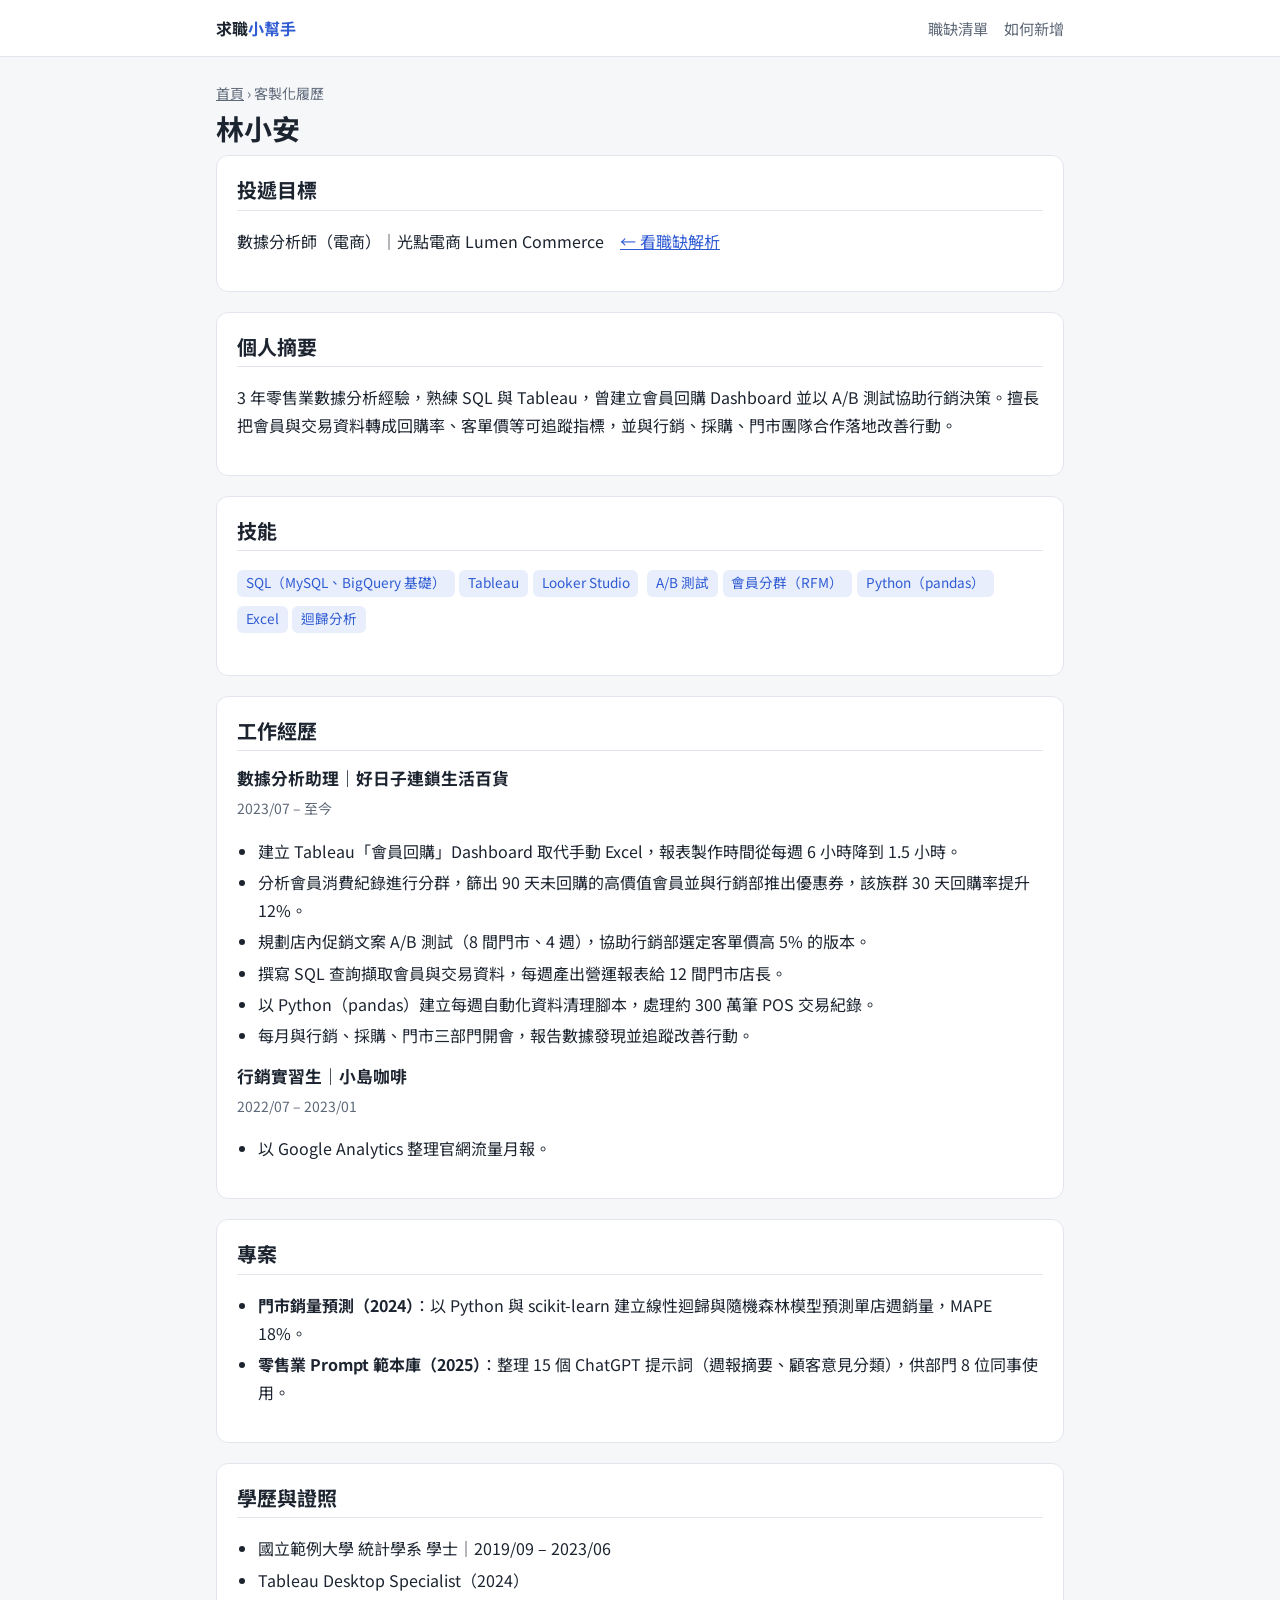
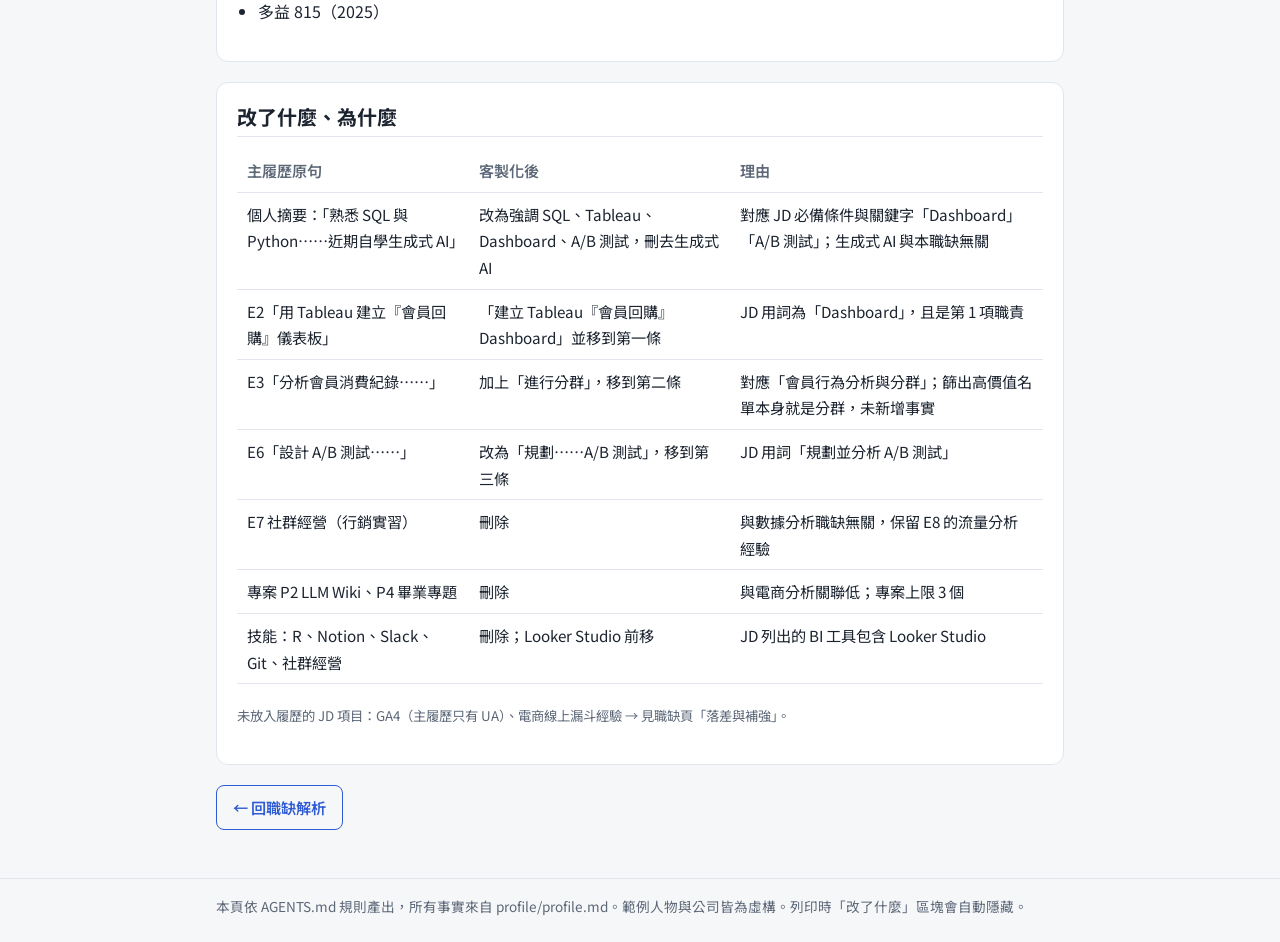
<file: resumes/2026-11-lumen-data-analyst.html>
<!doctype html>
<html lang="zh-Hant-TW">
<head>
  <meta charset="utf-8">
  <meta name="viewport" content="width=device-width, initial-scale=1">
  <title>林小安 履歷 — 數據分析師（電商）｜求職小幫手</title>
  <meta name="page-type" content="resume">
  <meta name="slug" content="2026-11-lumen-data-analyst">
  <link rel="preconnect" href="https://fonts.googleapis.com">
  <link rel="stylesheet" href="https://fonts.googleapis.com/css2?family=Noto+Sans+TC:wght@400;600;700&display=swap">
  <link rel="stylesheet" href="../assets/style.css">
</head>
<body>
<header class="site-header"><div class="inner">
  <a class="logo" href="../index.html">求職<span>小幫手</span></a>
  <nav class="nav"><a href="../index.html">職缺清單</a><a href="../guide.html">如何新增</a></nav>
</div></header>

<main>
  <div class="breadcrumb"><a href="../index.html">首頁</a> › 客製化履歷</div>
  <h1>林小安</h1>

  <section id="target" class="card">
    <h2>投遞目標</h2>
    <p>數據分析師（電商）｜光點電商 Lumen Commerce　<a href="../jobs/2026-11-lumen-data-analyst.html">← 看職缺解析</a></p>
  </section>

  <section id="headline" class="card">
    <h2>個人摘要</h2>
    <p>3 年零售業數據分析經驗，熟練 SQL 與 Tableau，曾建立會員回購 Dashboard 並以 A/B 測試協助行銷決策。擅長把會員與交易資料轉成回購率、客單價等可追蹤指標，並與行銷、採購、門市團隊合作落地改善行動。</p>
  </section>

  <section id="skills" class="card">
    <h2>技能</h2>
    <p>
      <span class="tag">SQL（MySQL、BigQuery 基礎）</span><span class="tag">Tableau</span><span class="tag">Looker Studio</span>
      <span class="tag">A/B 測試</span><span class="tag">會員分群（RFM）</span><span class="tag">Python（pandas）</span>
      <span class="tag">Excel</span><span class="tag">迴歸分析</span>
    </p>
  </section>

  <section id="experience" class="card">
    <h2>工作經歷</h2>
    <div class="resume-item">
      <h3>數據分析助理｜好日子連鎖生活百貨</h3>
      <div class="when">2023/07 – 至今</div>
      <ul>
        <li>建立 Tableau「會員回購」Dashboard 取代手動 Excel，報表製作時間從每週 6 小時降到 1.5 小時。</li>
        <li>分析會員消費紀錄進行分群，篩出 90 天未回購的高價值會員並與行銷部推出優惠券，該族群 30 天回購率提升 12%。</li>
        <li>規劃店內促銷文案 A/B 測試（8 間門市、4 週），協助行銷部選定客單價高 5% 的版本。</li>
        <li>撰寫 SQL 查詢擷取會員與交易資料，每週產出營運報表給 12 間門市店長。</li>
        <li>以 Python（pandas）建立每週自動化資料清理腳本，處理約 300 萬筆 POS 交易紀錄。</li>
        <li>每月與行銷、採購、門市三部門開會，報告數據發現並追蹤改善行動。</li>
      </ul>
    </div>
    <div class="resume-item">
      <h3>行銷實習生｜小島咖啡</h3>
      <div class="when">2022/07 – 2023/01</div>
      <ul>
        <li>以 Google Analytics 整理官網流量月報。</li>
      </ul>
    </div>
  </section>

  <section id="projects" class="card">
    <h2>專案</h2>
    <ul>
      <li><strong>門市銷量預測（2024）</strong>：以 Python 與 scikit-learn 建立線性迴歸與隨機森林模型預測單店週銷量，MAPE 18%。</li>
      <li><strong>零售業 Prompt 範本庫（2025）</strong>：整理 15 個 ChatGPT 提示詞（週報摘要、顧客意見分類），供部門 8 位同事使用。</li>
    </ul>
  </section>

  <section id="education" class="card">
    <h2>學歷與證照</h2>
    <ul>
      <li>國立範例大學 統計學系 學士｜2019/09 – 2023/06</li>
      <li>Tableau Desktop Specialist（2024）</li>
      <li>多益 815（2025）</li>
    </ul>
  </section>

  <section id="changes" class="card">
    <h2>改了什麼、為什麼</h2>
    <div class="table-wrap"><table class="score-table">
      <thead><tr><th>主履歷原句</th><th>客製化後</th><th>理由</th></tr></thead>
      <tbody>
        <tr><td>個人摘要：「熟悉 SQL 與 Python……近期自學生成式 AI」</td><td>改為強調 SQL、Tableau、Dashboard、A/B 測試，刪去生成式 AI</td><td>對應 JD 必備條件與關鍵字「Dashboard」「A/B 測試」；生成式 AI 與本職缺無關</td></tr>
        <tr><td>E2「用 Tableau 建立『會員回購』儀表板」</td><td>「建立 Tableau『會員回購』Dashboard」並移到第一條</td><td>JD 用詞為「Dashboard」，且是第 1 項職責</td></tr>
        <tr><td>E3「分析會員消費紀錄……」</td><td>加上「進行分群」，移到第二條</td><td>對應「會員行為分析與分群」；篩出高價值名單本身就是分群，未新增事實</td></tr>
        <tr><td>E6「設計 A/B 測試……」</td><td>改為「規劃……A/B 測試」，移到第三條</td><td>JD 用詞「規劃並分析 A/B 測試」</td></tr>
        <tr><td>E7 社群經營（行銷實習）</td><td>刪除</td><td>與數據分析職缺無關，保留 E8 的流量分析經驗</td></tr>
        <tr><td>專案 P2 LLM Wiki、P4 畢業專題</td><td>刪除</td><td>與電商分析關聯低；專案上限 3 個</td></tr>
        <tr><td>技能：R、Notion、Slack、Git、社群經營</td><td>刪除；Looker Studio 前移</td><td>JD 列出的 BI 工具包含 Looker Studio</td></tr>
      </tbody>
    </table></div>
    <p><small>未放入履歷的 JD 項目：GA4（主履歷只有 UA）、電商線上漏斗經驗 → 見職缺頁「落差與補強」。</small></p>
  </section>

  <div class="btn-row">
    <a class="btn btn-ghost" href="../jobs/2026-11-lumen-data-analyst.html">← 回職缺解析</a>
  </div>
</main>

<footer class="site-footer"><div class="inner">
  本頁依 AGENTS.md 規則產出，所有事實來自 profile/profile.md。範例人物與公司皆為虛構。列印時「改了什麼」區塊會自動隱藏。
</div></footer>
</body>
</html>
</file>
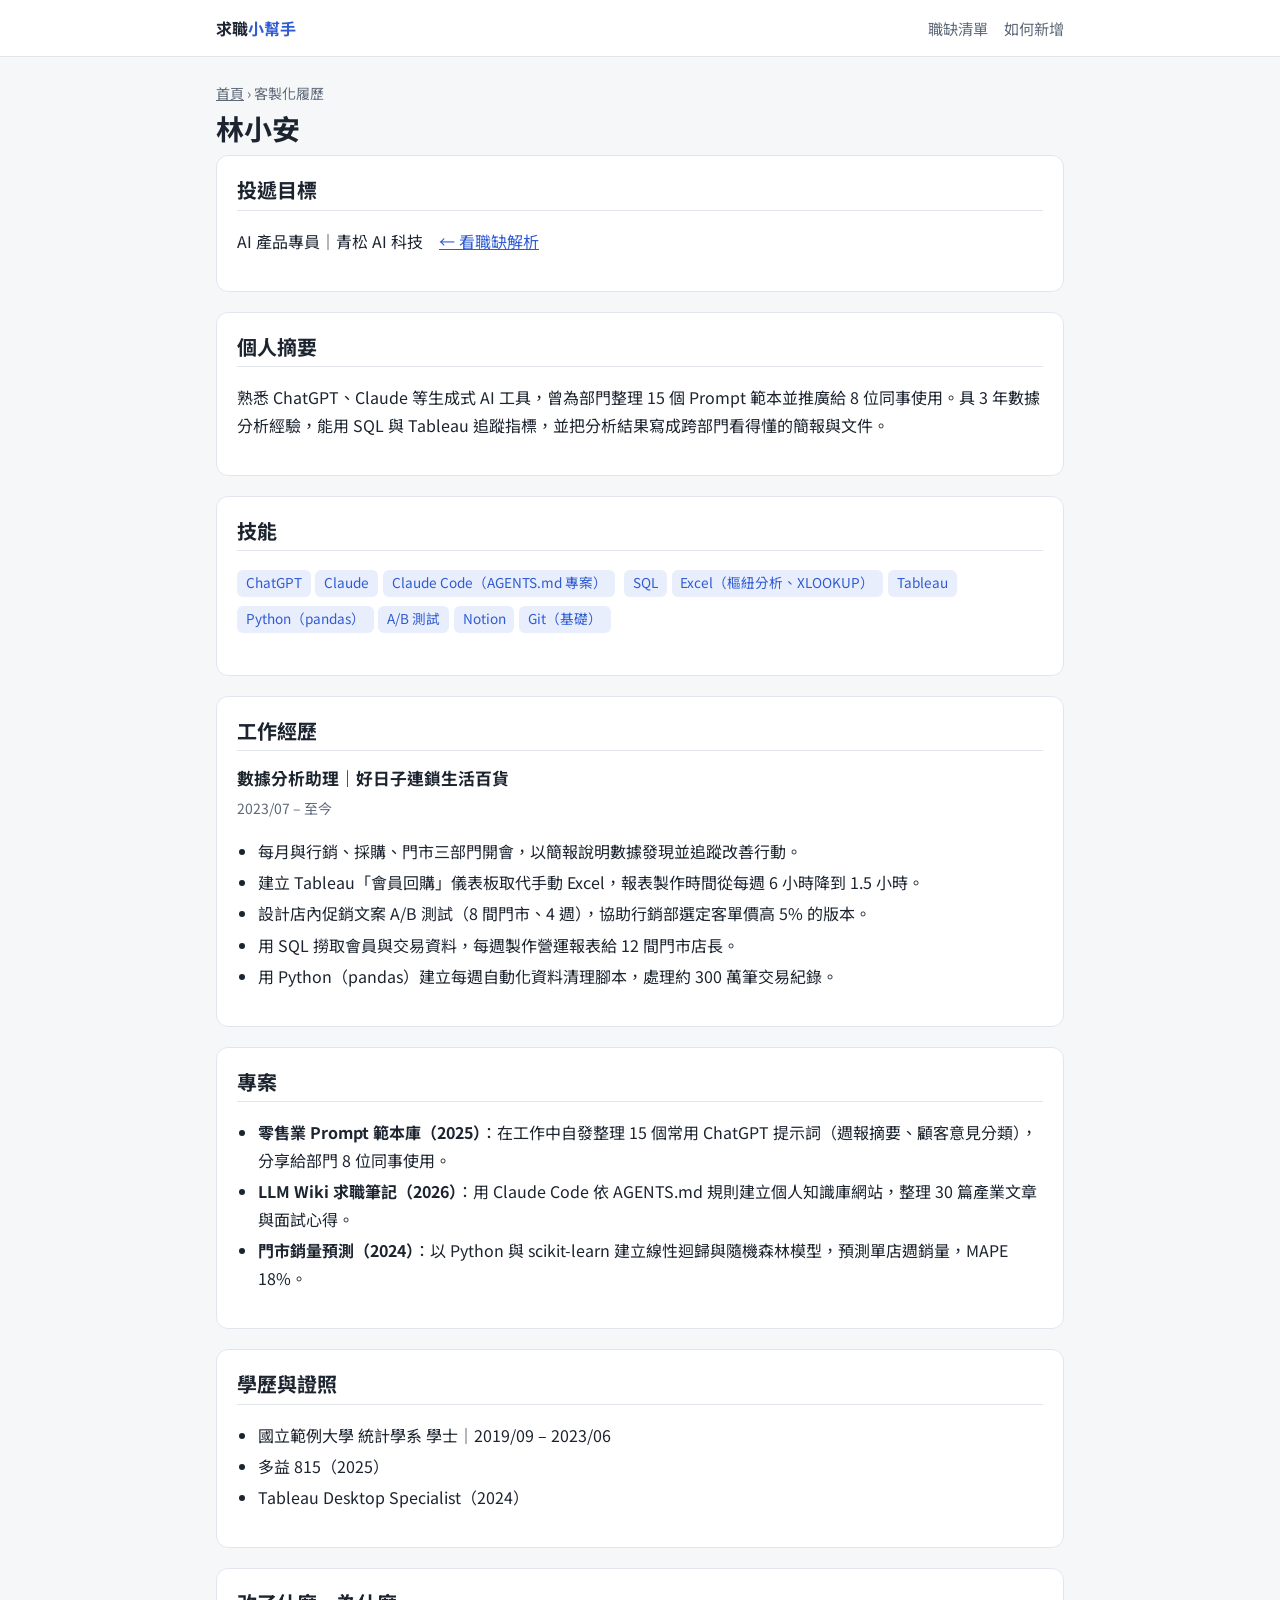
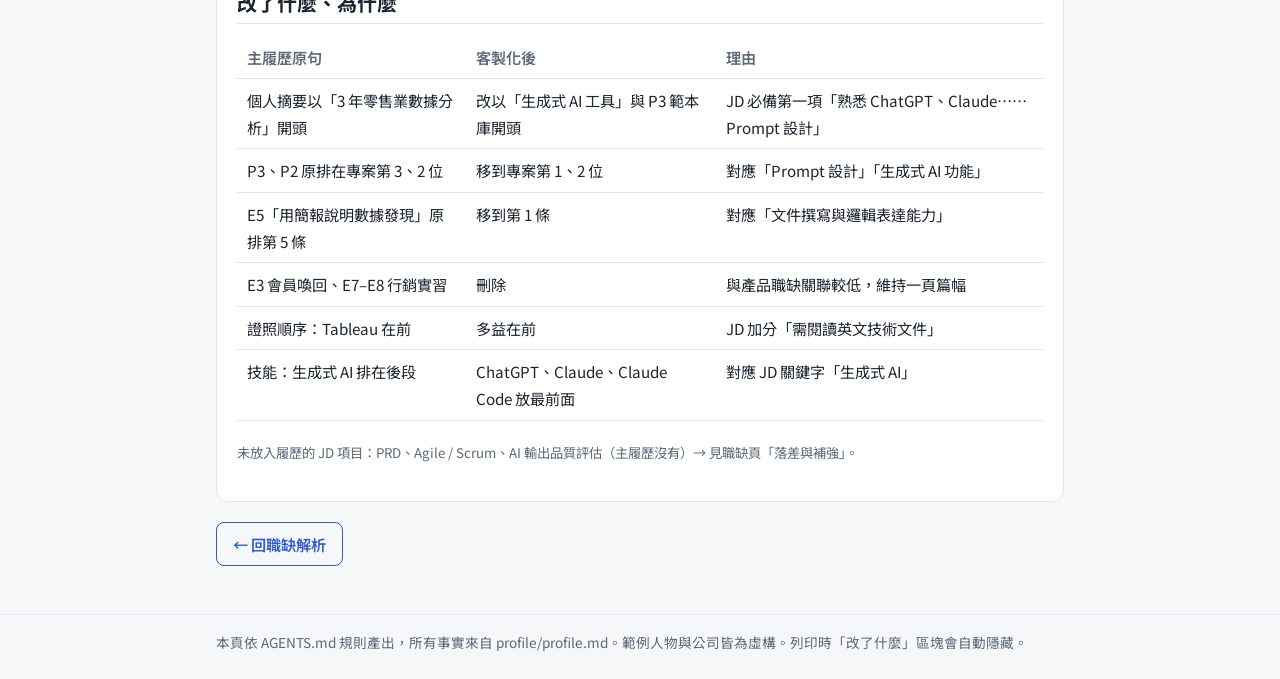
<file: resumes/2026-11-qingsong-ai-product-specialist.html>
<!doctype html>
<html lang="zh-Hant-TW">
<head>
  <meta charset="utf-8">
  <meta name="viewport" content="width=device-width, initial-scale=1">
  <title>林小安 履歷 — AI 產品專員｜求職小幫手</title>
  <meta name="page-type" content="resume">
  <meta name="slug" content="2026-11-qingsong-ai-product-specialist">
  <link rel="preconnect" href="https://fonts.googleapis.com">
  <link rel="stylesheet" href="https://fonts.googleapis.com/css2?family=Noto+Sans+TC:wght@400;600;700&display=swap">
  <link rel="stylesheet" href="../assets/style.css">
</head>
<body>
<header class="site-header"><div class="inner">
  <a class="logo" href="../index.html">求職<span>小幫手</span></a>
  <nav class="nav"><a href="../index.html">職缺清單</a><a href="../guide.html">如何新增</a></nav>
</div></header>

<main>
  <div class="breadcrumb"><a href="../index.html">首頁</a> › 客製化履歷</div>
  <h1>林小安</h1>

  <section id="target" class="card">
    <h2>投遞目標</h2>
    <p>AI 產品專員｜青松 AI 科技　<a href="../jobs/2026-11-qingsong-ai-product-specialist.html">← 看職缺解析</a></p>
  </section>

  <section id="headline" class="card">
    <h2>個人摘要</h2>
    <p>熟悉 ChatGPT、Claude 等生成式 AI 工具，曾為部門整理 15 個 Prompt 範本並推廣給 8 位同事使用。具 3 年數據分析經驗，能用 SQL 與 Tableau 追蹤指標，並把分析結果寫成跨部門看得懂的簡報與文件。</p>
  </section>

  <section id="skills" class="card">
    <h2>技能</h2>
    <p>
      <span class="tag">ChatGPT</span><span class="tag">Claude</span><span class="tag">Claude Code（AGENTS.md 專案）</span>
      <span class="tag">SQL</span><span class="tag">Excel（樞紐分析、XLOOKUP）</span><span class="tag">Tableau</span>
      <span class="tag">Python（pandas）</span><span class="tag">A/B 測試</span><span class="tag">Notion</span><span class="tag">Git（基礎）</span>
    </p>
  </section>

  <section id="experience" class="card">
    <h2>工作經歷</h2>
    <div class="resume-item">
      <h3>數據分析助理｜好日子連鎖生活百貨</h3>
      <div class="when">2023/07 – 至今</div>
      <ul>
        <li>每月與行銷、採購、門市三部門開會，以簡報說明數據發現並追蹤改善行動。</li>
        <li>建立 Tableau「會員回購」儀表板取代手動 Excel，報表製作時間從每週 6 小時降到 1.5 小時。</li>
        <li>設計店內促銷文案 A/B 測試（8 間門市、4 週），協助行銷部選定客單價高 5% 的版本。</li>
        <li>用 SQL 撈取會員與交易資料，每週製作營運報表給 12 間門市店長。</li>
        <li>用 Python（pandas）建立每週自動化資料清理腳本，處理約 300 萬筆交易紀錄。</li>
      </ul>
    </div>
  </section>

  <section id="projects" class="card">
    <h2>專案</h2>
    <ul>
      <li><strong>零售業 Prompt 範本庫（2025）</strong>：在工作中自發整理 15 個常用 ChatGPT 提示詞（週報摘要、顧客意見分類），分享給部門 8 位同事使用。</li>
      <li><strong>LLM Wiki 求職筆記（2026）</strong>：用 Claude Code 依 AGENTS.md 規則建立個人知識庫網站，整理 30 篇產業文章與面試心得。</li>
      <li><strong>門市銷量預測（2024）</strong>：以 Python 與 scikit-learn 建立線性迴歸與隨機森林模型，預測單店週銷量，MAPE 18%。</li>
    </ul>
  </section>

  <section id="education" class="card">
    <h2>學歷與證照</h2>
    <ul>
      <li>國立範例大學 統計學系 學士｜2019/09 – 2023/06</li>
      <li>多益 815（2025）</li>
      <li>Tableau Desktop Specialist（2024）</li>
    </ul>
  </section>

  <section id="changes" class="card">
    <h2>改了什麼、為什麼</h2>
    <div class="table-wrap"><table class="score-table">
      <thead><tr><th>主履歷原句</th><th>客製化後</th><th>理由</th></tr></thead>
      <tbody>
        <tr><td>個人摘要以「3 年零售業數據分析」開頭</td><td>改以「生成式 AI 工具」與 P3 範本庫開頭</td><td>JD 必備第一項「熟悉 ChatGPT、Claude……Prompt 設計」</td></tr>
        <tr><td>P3、P2 原排在專案第 3、2 位</td><td>移到專案第 1、2 位</td><td>對應「Prompt 設計」「生成式 AI 功能」</td></tr>
        <tr><td>E5「用簡報說明數據發現」原排第 5 條</td><td>移到第 1 條</td><td>對應「文件撰寫與邏輯表達能力」</td></tr>
        <tr><td>E3 會員喚回、E7–E8 行銷實習</td><td>刪除</td><td>與產品職缺關聯較低，維持一頁篇幅</td></tr>
        <tr><td>證照順序：Tableau 在前</td><td>多益在前</td><td>JD 加分「需閱讀英文技術文件」</td></tr>
        <tr><td>技能：生成式 AI 排在後段</td><td>ChatGPT、Claude、Claude Code 放最前面</td><td>對應 JD 關鍵字「生成式 AI」</td></tr>
      </tbody>
    </table></div>
    <p><small>未放入履歷的 JD 項目：PRD、Agile / Scrum、AI 輸出品質評估（主履歷沒有）→ 見職缺頁「落差與補強」。</small></p>
  </section>

  <div class="btn-row">
    <a class="btn btn-ghost" href="../jobs/2026-11-qingsong-ai-product-specialist.html">← 回職缺解析</a>
  </div>
</main>

<footer class="site-footer"><div class="inner">
  本頁依 AGENTS.md 規則產出，所有事實來自 profile/profile.md。範例人物與公司皆為虛構。列印時「改了什麼」區塊會自動隱藏。
</div></footer>
</body>
</html>
</file>
<file: assets/style.css>
/* =========================================================
   求職小幫手 — 全站唯一樣式表
   規則：只用下方 token，不在 HTML 寫死色碼（AGENTS.md 第 7 節）
   新元件請加在檔案最末端，並附註解。
   ========================================================= */

:root {
  --bg: #f6f7f9;
  --surface: #ffffff;
  --text: #1c2430;
  --muted: #5d6878;
  --line: #e2e6ec;
  --accent: #2f5bd3;
  --accent-soft: #e8eefc;
  --good: #1f8a5b;
  --good-soft: #e3f4ec;
  --warn: #b26a00;
  --warn-soft: #fbf0dc;
  --bad: #c0392b;
  --bad-soft: #fbe6e3;
  --radius: 12px;
  --maxw: 880px;
  color-scheme: light;
}

@media (prefers-color-scheme: dark) {
  :root:not([data-theme="light"]) {
    --bg: #12161c;
    --surface: #1b2129;
    --text: #e6e9ee;
    --muted: #9aa5b4;
    --line: #2c3440;
    --accent: #7b9cff;
    --accent-soft: #232d45;
    --good: #5cc795;
    --good-soft: #1b3229;
    --warn: #f0b25a;
    --warn-soft: #362a17;
    --bad: #f08273;
    --bad-soft: #3a211e;
    color-scheme: dark;
  }
}

/* ---------- 基礎 ---------- */
* { box-sizing: border-box; }
html { -webkit-text-size-adjust: 100%; }
body {
  margin: 0;
  background: var(--bg);
  color: var(--text);
  font-family: "Noto Sans TC", system-ui, -apple-system, "PingFang TC", sans-serif;
  line-height: 1.75;
  font-size: 16px;
}
a { color: var(--accent); }
h1, h2, h3 { line-height: 1.35; }
h1 { font-size: 1.75rem; margin: .25rem 0 .5rem; }
h2 { font-size: 1.25rem; margin: 0 0 .75rem; padding-bottom: .4rem; border-bottom: 1px solid var(--line); }
h3 { font-size: 1.05rem; margin: 1rem 0 .4rem; }
small { color: var(--muted); }
code { background: var(--accent-soft); padding: .1em .35em; border-radius: 4px; font-size: .9em; }
ul, ol { padding-left: 1.3rem; }
li { margin: .2rem 0; }

/* ---------- 版面 ---------- */
.site-header {
  background: var(--surface);
  border-bottom: 1px solid var(--line);
}
.site-header .inner, main, .site-footer .inner {
  max-width: var(--maxw);
  margin: 0 auto;
  padding: 0 16px;
}
.site-header .inner {
  display: flex; align-items: center; justify-content: space-between;
  gap: 12px; min-height: 56px; flex-wrap: wrap;
}
.logo { font-weight: 700; color: var(--text); text-decoration: none; }
.logo span { color: var(--accent); }
.nav { display: flex; gap: 16px; font-size: .95rem; }
.nav a { color: var(--muted); text-decoration: none; }
.nav a:hover, .nav a[aria-current="page"] { color: var(--accent); }
main { padding-top: 24px; padding-bottom: 48px; }
section { margin: 0 0 20px; }
.site-footer { border-top: 1px solid var(--line); color: var(--muted); font-size: .85rem; }
.site-footer .inner { padding-top: 16px; padding-bottom: 24px; }

/* ---------- 元件 ---------- */
.card {
  background: var(--surface);
  border: 1px solid var(--line);
  border-radius: var(--radius);
  padding: 20px;
}
.card + .card { margin-top: 16px; }

.breadcrumb { font-size: .875rem; color: var(--muted); margin-bottom: 4px; }
.breadcrumb a { color: var(--muted); }

.badge {
  display: inline-block; font-size: .8rem; font-weight: 700;
  padding: .15rem .6rem; border-radius: 999px; vertical-align: middle;
}
.badge-high { background: var(--good-soft); color: var(--good); }
.badge-mid  { background: var(--warn-soft); color: var(--warn); }
.badge-low  { background: var(--bad-soft);  color: var(--bad); }

.tag {
  display: inline-block; font-size: .85rem;
  background: var(--accent-soft); color: var(--accent);
  padding: .1rem .55rem; border-radius: 6px; margin: 0 .3rem .4rem 0;
}

.btn {
  display: inline-block; text-decoration: none; font-weight: 600; font-size: .95rem;
  background: var(--accent); color: var(--surface);
  padding: .5rem 1rem; border-radius: 8px;
}
.btn-ghost { background: transparent; color: var(--accent); border: 1px solid var(--accent); }
.btn-row { display: flex; gap: 10px; flex-wrap: wrap; margin-top: 12px; }

.callout {
  border-left: 4px solid var(--accent); background: var(--accent-soft);
  padding: 12px 16px; border-radius: 0 8px 8px 0; margin: 12px 0;
}
.callout-warn { border-left-color: var(--warn); background: var(--warn-soft); }

.two-col { display: grid; grid-template-columns: 1fr 1fr; gap: 16px; }
.two-col > div { min-width: 0; }

/* 表格：小螢幕時可在卡片內橫向捲動，不撐破頁面 */
.table-wrap { overflow-x: auto; }
.score-table { width: 100%; border-collapse: collapse; font-size: .95rem; }
.score-table th, .score-table td {
  text-align: left; padding: 8px 10px; border-bottom: 1px solid var(--line); vertical-align: top;
}
.score-table th { color: var(--muted); font-weight: 600; white-space: nowrap; }
.score-table td.num { white-space: nowrap; font-variant-numeric: tabular-nums; font-weight: 600; }
.score-table tr.total td { font-weight: 700; border-bottom: none; }

dl.meta { display: grid; grid-template-columns: max-content 1fr; gap: 4px 16px; margin: 0; }
dl.meta dt { color: var(--muted); }
dl.meta dd { margin: 0; }

/* ---------- 首頁：流程圖 ---------- */
.flow {
  list-style: none; padding: 0; margin: 0;
  display: grid; grid-template-columns: repeat(7, 1fr); gap: 8px;
  counter-reset: step;
}
.flow li {
  counter-increment: step;
  background: var(--surface); border: 1px solid var(--line); border-radius: 10px;
  padding: 10px 8px; text-align: center; font-size: .85rem; margin: 0;
}
.flow li::before {
  content: counter(step); display: block; font-weight: 700; color: var(--accent); font-size: 1.1rem;
}

/* ---------- 首頁：職缺卡片清單 ---------- */
.job-list { display: grid; gap: 16px; }
.job-card h3 { margin: 0 0 .25rem; }
.job-card .company { color: var(--muted); font-size: .9rem; }
.job-card .score { font-size: 1.6rem; font-weight: 700; font-variant-numeric: tabular-nums; }
.job-card .top { display: flex; justify-content: space-between; align-items: flex-start; gap: 12px; }

.hero p { color: var(--muted); max-width: 640px; }

/* ---------- 履歷頁 ---------- */
.resume-item + .resume-item { margin-top: 12px; }
.resume-item .when { color: var(--muted); font-size: .875rem; }

/* ---------- 響應式 ---------- */
@media (max-width: 720px) {
  .flow { grid-template-columns: repeat(2, 1fr); }
  .two-col { grid-template-columns: 1fr; }
  h1 { font-size: 1.45rem; }
  .card { padding: 16px; }
}

/* ---------- 列印：履歷頁可直接印成 PDF ---------- */
@media print {
  .site-header, .site-footer, .btn-row, #changes { display: none; }
  body { background: #fff; }
  .card { border: none; padding: 0; }
}
</file>
